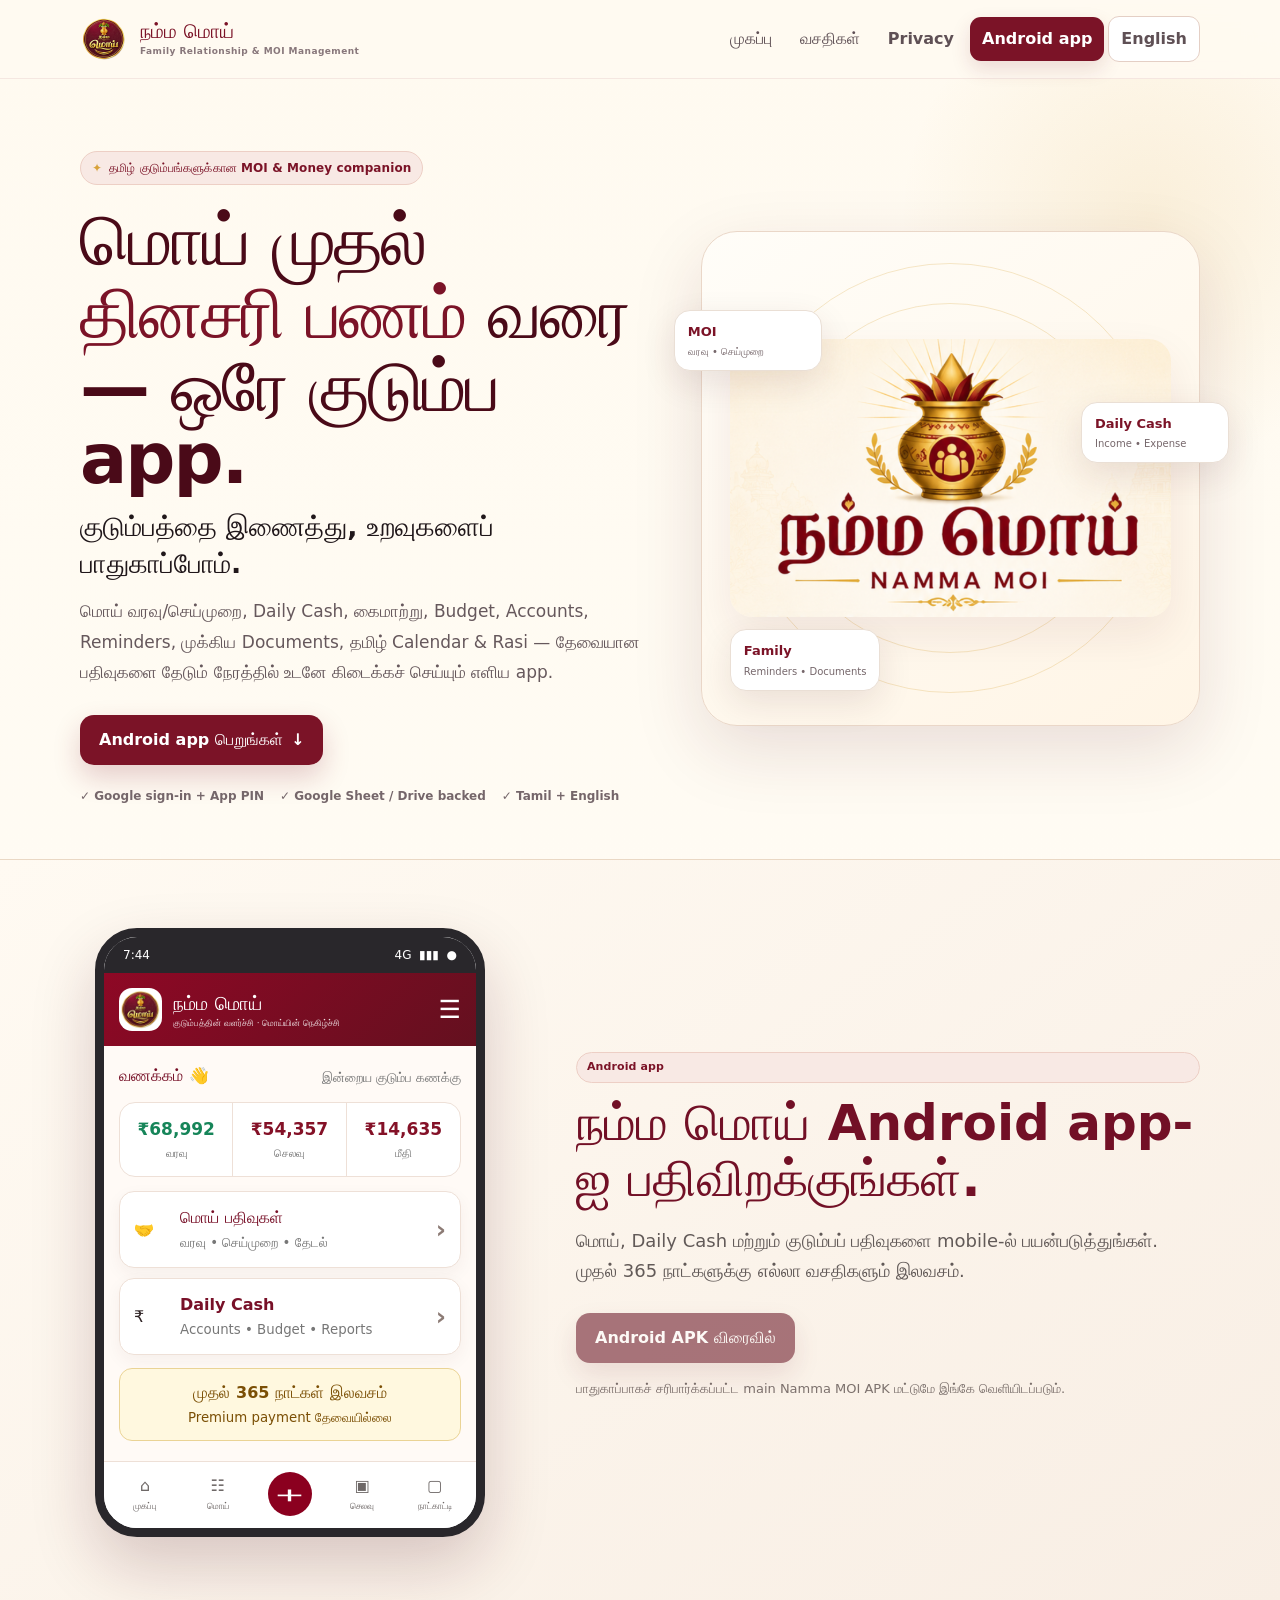
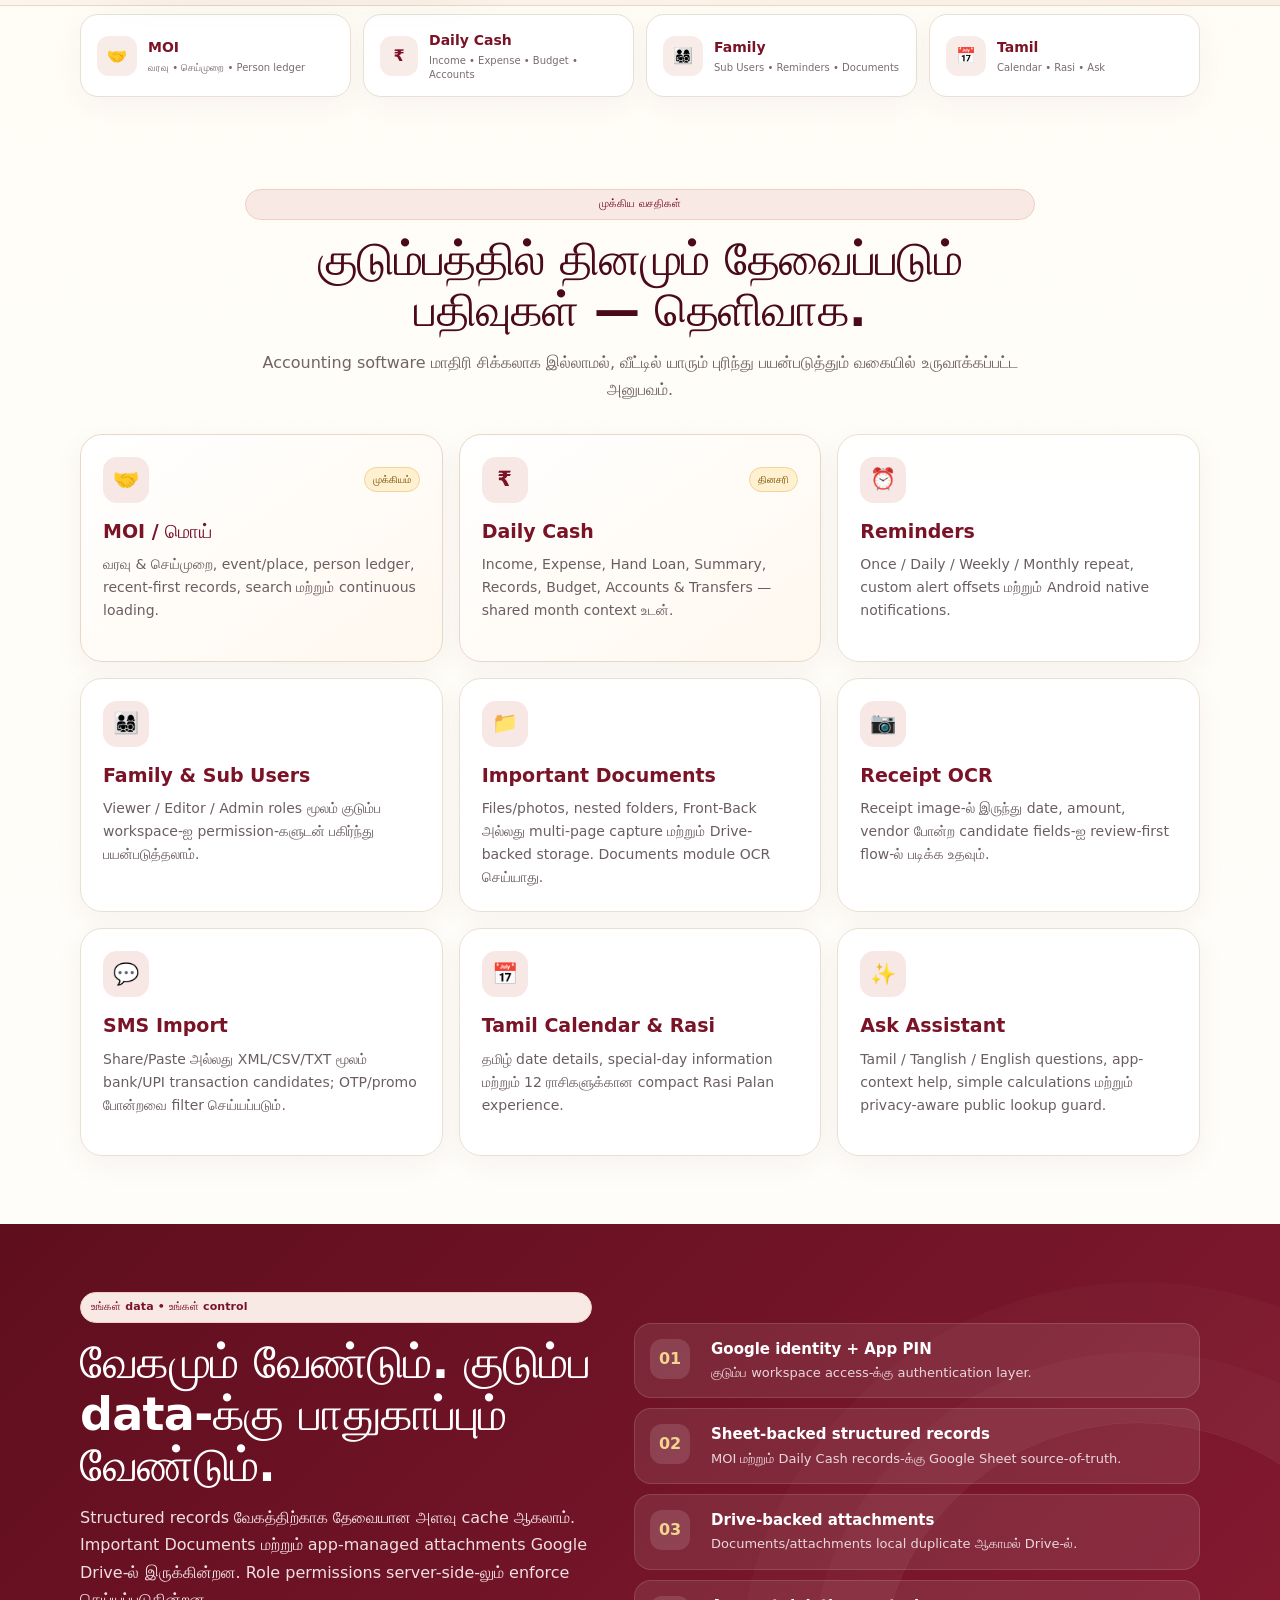
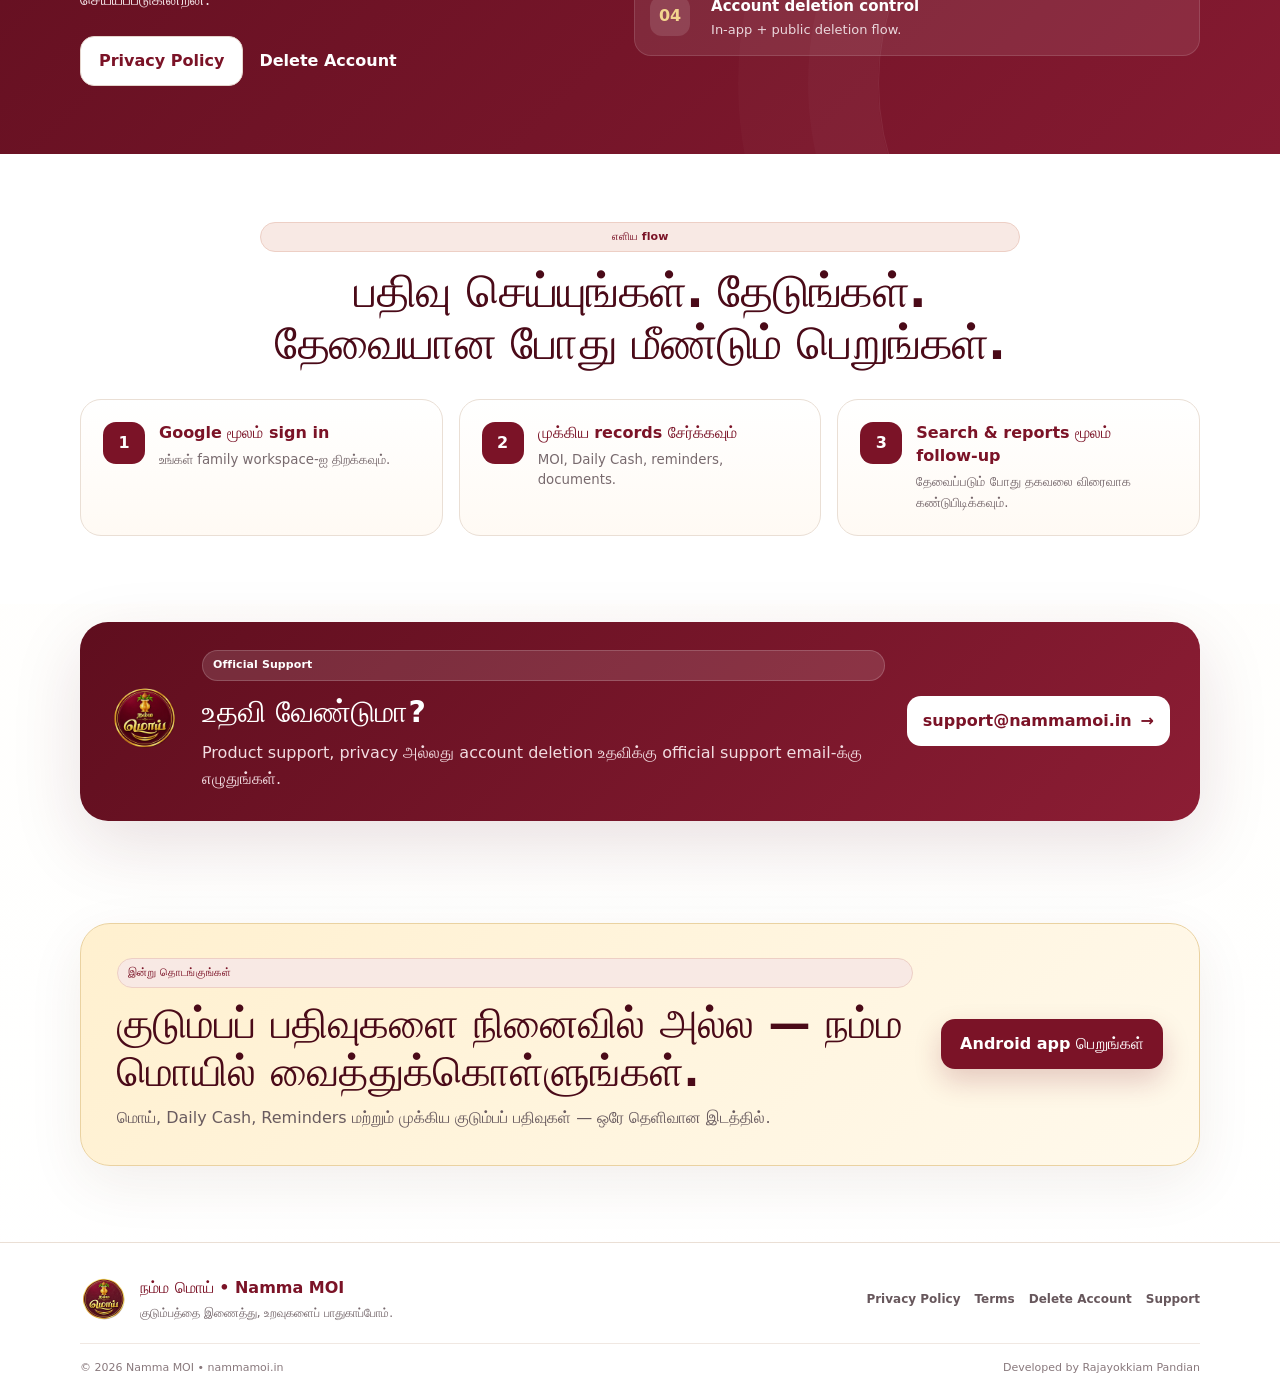
<file: index.html>
<!doctype html>
<html lang="ta" data-lang="ta">
<head>
  <meta charset="utf-8">
  <meta name="viewport" content="width=device-width,initial-scale=1,viewport-fit=cover">
  <meta name="theme-color" content="#761126">
  <title>Namma MOI | நம்ம மொய்</title>
  <meta name="description" content="Namma MOI — குடும்ப மொய், Daily Cash, reminders, documents, Tamil Calendar, Rasi Palan மற்றும் family records-ஐ ஒரே இடத்தில் நிர்வகிக்க உதவும் தமிழ்-first app.">
  <link rel="canonical" href="https://nammamoi.in/">
  <link rel="icon" href="assets/favicon-64.png">
  <link rel="apple-touch-icon" href="assets/icon-192.png">
  <link rel="manifest" href="site.webmanifest">
  <link rel="stylesheet" href="assets/site.css?v=6">
  <script defer src="assets/download-config.js?v=1"></script>
  <script defer src="assets/site.js?v=6"></script>
  <meta property="og:title" content="Namma MOI | நம்ம மொய்">
  <meta property="og:description" content="குடும்பத்தை இணைத்து, உறவுகளைப் பாதுகாப்போம்.">
  <meta property="og:type" content="website">
  <meta property="og:url" content="https://nammamoi.in/">
  <meta property="og:image" content="https://nammamoi.in/assets/nammamoi-front-logo.png">
</head>
<body>
<a class="skip" href="#main">Skip to content</a>
<header class="site-header">
  <div class="container nav">
    <a class="brand" href="/" aria-label="Namma MOI home">
      <img src="assets/icon-192.png" alt="Namma MOI">
      <span class="brand-copy"><b>நம்ம மொய்</b><small>Family Relationship & MOI Management</small></span>
    </a>
    <nav class="nav-links" aria-label="Main navigation">
      <a class="nav-home" href="#top"><span class="inline-lang ta">முகப்பு</span><span class="inline-lang en">Home</span></a>
      <a class="nav-features" href="#features"><span class="inline-lang ta">வசதிகள்</span><span class="inline-lang en">Features</span></a>
      <a class="nav-privacy" href="/privacy/">Privacy</a>
      <a class="nav-register" href="#download"><span class="inline-lang ta">Android app</span><span class="inline-lang en">Android app</span></a>
      <button class="lang-btn" data-lang-toggle type="button"><span class="lang-en">English</span><span class="lang-ta">தமிழ்</span></button>
    </nav>
  </div>
</header>

<main id="main">
  <section class="hero" id="top">
    <div class="container hero-grid">
      <div class="hero-copy">
        <span class="eyebrow"><span class="spark">✦</span><span class="ta">தமிழ் குடும்பங்களுக்கான MOI & Money companion</span><span class="en">MOI & money companion for Tamil families</span></span>
        <h1><span class="ta">மொய் முதல் <em>தினசரி பணம்</em> வரை — ஒரே குடும்ப app.</span><span class="en">From MOI to <em>daily money</em> — one family app.</span></h1>
        <p class="slogan">குடும்பத்தை இணைத்து, உறவுகளைப் பாதுகாப்போம்.</p>
        <p class="lead ta">மொய் வரவு/செய்முறை, Daily Cash, கைமாற்று, Budget, Accounts, Reminders, முக்கிய Documents, தமிழ் Calendar & Rasi — தேவையான பதிவுகளை தேடும் நேரத்தில் உடனே கிடைக்கச் செய்யும் எளிய app.</p>
        <p class="lead en">Keep MOI received/given, Daily Cash, hand loans, budgets, accounts, reminders, important documents, Tamil Calendar and Rasi in one practical family app.</p>
        <div class="cta-row">
          <a class="btn btn-primary" href="#download"><span class="inline-lang ta">Android app பெறுங்கள்</span><span class="inline-lang en">Get the Android app</span><span aria-hidden="true">↓</span></a>
        </div>
        <div class="trustline">
          <span>✓ Google sign-in + App PIN</span>
          <span>✓ Google Sheet / Drive backed</span>
          <span>✓ Tamil + English</span>
        </div>
      </div>

      <div class="hero-visual" aria-label="Namma MOI brand and app overview">
        <div class="brand-stage">
          <span class="halo halo-a"></span><span class="halo halo-b"></span>
          <img class="front-logo" src="assets/nammamoi-front-logo.png" alt="Namma MOI official logo">
          <div class="float-chip chip-1"><b>MOI</b><span>வரவு • செய்முறை</span></div>
          <div class="float-chip chip-2"><b>Daily Cash</b><span>Income • Expense</span></div>
          <div class="float-chip chip-3"><b>Family</b><span>Reminders • Documents</span></div>
        </div>
      </div>
    </div>
  </section>

  <section class="section native-wrapper-section" id="download">
    <div class="container native-wrapper-grid">
      <div class="native-phone" aria-label="Namma MOI mobile app preview">
        <div class="native-phone-bar"><span>7:44</span><span>4G&nbsp; ▮▮▮ &nbsp;●</span></div>
        <div class="native-app-head"><img src="assets/icon-192.png" alt=""><div><b>நம்ம மொய்</b><small>குடும்பத்தின் வளர்ச்சி · மொய்யின் நெகிழ்ச்சி</small></div><span>☰</span></div>
        <div class="native-app-body">
          <div class="native-greeting"><b>வணக்கம் 👋</b><small>இன்றைய குடும்ப கணக்கு</small></div>
          <div class="native-stats"><div><b>₹68,992</b><small>வரவு</small></div><div><b>₹54,357</b><small>செலவு</small></div><div><b>₹14,635</b><small>மீதி</small></div></div>
          <div class="native-card"><span>🤝</span><div><b>மொய் பதிவுகள்</b><small>வரவு • செய்முறை • தேடல்</small></div><strong>›</strong></div>
          <div class="native-card"><span>₹</span><div><b>Daily Cash</b><small>Accounts • Budget • Reports</small></div><strong>›</strong></div>
          <div class="native-free"><b>முதல் 365 நாட்கள் இலவசம்</b><small>Premium payment தேவையில்லை</small></div>
        </div>
        <div class="native-bottom"><span>⌂<small>முகப்பு</small></span><span>☷<small>மொய்</small></span><b>＋</b><span>▣<small>செலவு</small></span><span>▢<small>நாட்காட்டி</small></span></div>
      </div>

      <div class="download-copy">
        <span class="section-kicker ta">Android app</span><span class="section-kicker en">Android app</span>
        <h2 class="ta">நம்ம மொய் Android app-ஐ பதிவிறக்குங்கள்.</h2>
        <h2 class="en">Download the Namma MOI Android app.</h2>
        <p class="ta">மொய், Daily Cash மற்றும் குடும்பப் பதிவுகளை mobile-ல் பயன்படுத்துங்கள். முதல் 365 நாட்களுக்கு எல்லா வசதிகளும் இலவசம்.</p>
        <p class="en">Use MOI, Daily Cash and family records on mobile. Every feature is free for the first 365 days.</p>
        <div class="download-actions">
          <a class="btn btn-primary apk-download is-disabled" href="#" data-apk-download aria-disabled="true"><span class="ta">Android APK விரைவில்</span><span class="en">Android APK coming soon</span></a>
        </div>
        <p class="download-safety ta">பாதுகாப்பாகச் சரிபார்க்கப்பட்ட main Namma MOI APK மட்டுமே இங்கே வெளியிடப்படும்.</p>
        <p class="download-safety en">Only the verified main Namma MOI APK will be published here.</p>
      </div>
    </div>
  </section>

  <section class="value-strip" aria-label="Core value">
    <div class="container value-grid">
      <div><span class="value-icon">🤝</span><div><b>MOI</b><small class="ta">வரவு • செய்முறை • Person ledger</small><small class="en">Received • Given • Person ledger</small></div></div>
      <div><span class="value-icon">₹</span><div><b>Daily Cash</b><small class="ta">Income • Expense • Budget • Accounts</small><small class="en">Income • Expense • Budget • Accounts</small></div></div>
      <div><span class="value-icon">👨‍👩‍👧‍👦</span><div><b>Family</b><small class="ta">Sub Users • Reminders • Documents</small><small class="en">Sub Users • Reminders • Documents</small></div></div>
      <div><span class="value-icon">📅</span><div><b>Tamil</b><small class="ta">Calendar • Rasi • Ask</small><small class="en">Calendar • Rasi • Ask</small></div></div>
    </div>
  </section>

  <section class="section section-intro" id="features">
    <div class="container">
      <div class="section-head centered">
        <span class="section-kicker ta">முக்கிய வசதிகள்</span><span class="section-kicker en">Core features</span>
        <h2 class="ta">குடும்பத்தில் தினமும் தேவைப்படும் பதிவுகள் — தெளிவாக.</h2>
        <h2 class="en">Everyday family records — clear, useful and easy to find.</h2>
        <p class="ta">Accounting software மாதிரி சிக்கலாக இல்லாமல், வீட்டில் யாரும் புரிந்து பயன்படுத்தும் வகையில் உருவாக்கப்பட்ட அனுபவம்.</p>
        <p class="en">Designed for everyday family use without accountant-style complexity.</p>
      </div>

      <div class="feature-grid">
        <article class="feature-card feature-primary">
          <div class="feature-top"><span class="feature-icon">🤝</span><span class="feature-tag ta">முக்கியம்</span><span class="feature-tag en">Core</span></div>
          <h3>MOI / மொய்</h3>
          <p class="ta">வரவு & செய்முறை, event/place, person ledger, recent-first records, search மற்றும் continuous loading.</p>
          <p class="en">Received/given MOI, event/place, person ledgers, search, latest-first records and continuous loading.</p>
        </article>
        <article class="feature-card feature-primary">
          <div class="feature-top"><span class="feature-icon">₹</span><span class="feature-tag ta">தினசரி</span><span class="feature-tag en">Everyday</span></div>
          <h3>Daily Cash</h3>
          <p class="ta">Income, Expense, Hand Loan, Summary, Records, Budget, Accounts & Transfers — shared month context உடன்.</p>
          <p class="en">Income, expense, hand loans, summary, records, budgets, accounts and transfers with a shared month context.</p>
        </article>
        <article class="feature-card"><span class="feature-icon">⏰</span><h3>Reminders</h3><p class="ta">Once / Daily / Weekly / Monthly repeat, custom alert offsets மற்றும் Android native notifications.</p><p class="en">Once, daily, weekly and monthly repeats with custom alert offsets and Android native notifications.</p></article>
        <article class="feature-card"><span class="feature-icon">👨‍👩‍👧‍👦</span><h3>Family & Sub Users</h3><p class="ta">Viewer / Editor / Admin roles மூலம் குடும்ப workspace-ஐ permission-களுடன் பகிர்ந்து பயன்படுத்தலாம்.</p><p class="en">Share a family workspace using Viewer, Editor and Admin permissions.</p></article>
        <article class="feature-card"><span class="feature-icon">📁</span><h3>Important Documents</h3><p class="ta">Files/photos, nested folders, Front-Back அல்லது multi-page capture மற்றும் Drive-backed storage. Documents module OCR செய்யாது.</p><p class="en">Files/photos, nested folders, front-back or multi-page capture and Drive-backed storage. The Documents module does not OCR content.</p></article>
        <article class="feature-card"><span class="feature-icon">📷</span><h3>Receipt OCR</h3><p class="ta">Receipt image-ல் இருந்து date, amount, vendor போன்ற candidate fields-ஐ review-first flow-ல் படிக்க உதவும்.</p><p class="en">Review-first receipt OCR for candidate fields such as date, amount and vendor.</p></article>
        <article class="feature-card"><span class="feature-icon">💬</span><h3>SMS Import</h3><p class="ta">Share/Paste அல்லது XML/CSV/TXT மூலம் bank/UPI transaction candidates; OTP/promo போன்றவை filter செய்யப்படும்.</p><p class="en">User-initiated share/paste or XML/CSV/TXT import for bank/UPI transaction candidates, filtering OTP and promotional messages.</p></article>
        <article class="feature-card"><span class="feature-icon">📅</span><h3>Tamil Calendar & Rasi</h3><p class="ta">தமிழ் date details, special-day information மற்றும் 12 ராசிகளுக்கான compact Rasi Palan experience.</p><p class="en">Tamil date details, special-day information and a compact 12-sign Rasi Palan experience.</p></article>
        <article class="feature-card"><span class="feature-icon">✨</span><h3>Ask Assistant</h3><p class="ta">Tamil / Tanglish / English questions, app-context help, simple calculations மற்றும் privacy-aware public lookup guard.</p><p class="en">Tamil, Tanglish and English questions with app-context help, simple calculations and privacy-aware safeguards.</p></article>
      </div>
    </div>
  </section>

  <section class="section data-section">
    <div class="container data-grid">
      <div class="data-copy">
        <span class="section-kicker ta">உங்கள் data • உங்கள் control</span><span class="section-kicker en">Your data • your control</span>
        <h2 class="ta">வேகமும் வேண்டும். குடும்ப data-க்கு பாதுகாப்பும் வேண்டும்.</h2>
        <h2 class="en">Built for speed without giving up control of family data.</h2>
        <p class="ta">Structured records வேகத்திற்காக தேவையான அளவு cache ஆகலாம். Important Documents மற்றும் app-managed attachments Google Drive-ல் இருக்கின்றன. Role permissions server-side-லும் enforce செய்யப்படுகின்றன.</p>
        <p class="en">Structured records may be cached where needed for speed. Important Documents and app-managed attachments stay in Google Drive, while role permissions are also enforced server-side.</p>
        <div class="data-actions"><a class="btn btn-secondary" href="/privacy/">Privacy Policy</a><a class="text-link" href="/delete-account/">Delete Account</a></div>
      </div>
      <div class="data-panel">
        <div class="data-row"><span>01</span><div><b class="ta">Google identity + App PIN</b><b class="en">Google identity + App PIN</b><small class="ta">குடும்ப workspace access-க்கு authentication layer.</small><small class="en">Authentication layer for family workspace access.</small></div></div>
        <div class="data-row"><span>02</span><div><b class="ta">Sheet-backed structured records</b><b class="en">Sheet-backed structured records</b><small class="ta">MOI மற்றும் Daily Cash records-க்கு Google Sheet source-of-truth.</small><small class="en">Google Sheet source-of-truth for MOI and Daily Cash records.</small></div></div>
        <div class="data-row"><span>03</span><div><b class="ta">Drive-backed attachments</b><b class="en">Drive-backed attachments</b><small class="ta">Documents/attachments local duplicate ஆகாமல் Drive-ல்.</small><small class="en">Documents and app-managed attachments remain Drive-backed.</small></div></div>
        <div class="data-row"><span>04</span><div><b class="ta">Account deletion control</b><b class="en">Account deletion control</b><small class="ta">In-app + public deletion flow.</small><small class="en">In-app and public account-deletion flow.</small></div></div>
      </div>
    </div>
  </section>

  <section class="section flow-section">
    <div class="container">
      <div class="section-head centered compact">
        <span class="section-kicker ta">எளிய flow</span><span class="section-kicker en">Simple flow</span>
        <h2 class="ta">பதிவு செய்யுங்கள். தேடுங்கள். தேவையான போது மீண்டும் பெறுங்கள்.</h2>
        <h2 class="en">Record it. Find it. Use it when you need it.</h2>
      </div>
      <div class="steps-grid">
        <article><span>1</span><div><b class="ta">Google மூலம் sign in</b><b class="en">Sign in with Google</b><small class="ta">உங்கள் family workspace-ஐ திறக்கவும்.</small><small class="en">Open your family workspace.</small></div></article>
        <article><span>2</span><div><b class="ta">முக்கிய records சேர்க்கவும்</b><b class="en">Add the records that matter</b><small class="ta">MOI, Daily Cash, reminders, documents.</small><small class="en">MOI, Daily Cash, reminders and documents.</small></div></article>
        <article><span>3</span><div><b class="ta">Search & reports மூலம் follow-up</b><b class="en">Follow up with search & reports</b><small class="ta">தேவைப்படும் போது தகவலை விரைவாக கண்டுபிடிக்கவும்.</small><small class="en">Find the information quickly when you need it.</small></div></article>
      </div>
    </div>
  </section>

  <section class="section support-section">
    <div class="container support-card">
      <div class="support-logo"><img src="assets/icon-192.png" alt=""></div>
      <div><span class="section-kicker light ta">Official Support</span><span class="section-kicker light en">Official Support</span><h2 class="ta">உதவி வேண்டுமா?</h2><h2 class="en">Need help?</h2><p class="ta">Product support, privacy அல்லது account deletion உதவிக்கு official support email-க்கு எழுதுங்கள்.</p><p class="en">For product support, privacy or account-deletion help, contact the official Namma MOI support address.</p></div>
      <a class="support-mail" href="mailto:support@nammamoi.in">support@nammamoi.in <span>→</span></a>
    </div>
  </section>

  <section class="final-cta">
    <div class="container final-box">
      <div><span class="section-kicker ta">இன்று தொடங்குங்கள்</span><span class="section-kicker en">Start today</span><h2 class="ta">குடும்பப் பதிவுகளை நினைவில் அல்ல — நம்ம மொயில் வைத்துக்கொள்ளுங்கள்.</h2><h2 class="en">Keep family records in Namma MOI — not just in memory.</h2><p class="ta">மொய், Daily Cash, Reminders மற்றும் முக்கிய குடும்பப் பதிவுகள் — ஒரே தெளிவான இடத்தில்.</p><p class="en">MOI, Daily Cash, reminders and important family records — in one clear place.</p></div>
      <div class="cta-stack"><a class="btn btn-primary" href="#download"><span class="inline-lang ta">Android app பெறுங்கள்</span><span class="inline-lang en">Get the Android app</span></a></div>
    </div>
  </section>
</main>

<footer class="footer">
  <div class="container footer-main">
    <div class="footer-brand"><img src="assets/icon-192.png" alt=""><div><strong>நம்ம மொய் • Namma MOI</strong><p>குடும்பத்தை இணைத்து, உறவுகளைப் பாதுகாப்போம்.</p></div></div>
    <div class="footer-links"><a href="/privacy/">Privacy Policy</a><a href="/terms/">Terms</a><a href="/delete-account/">Delete Account</a><a href="mailto:support@nammamoi.in">Support</a></div>
  </div>
  <div class="container footer-bottom"><span>© <span data-year>2026</span> Namma MOI • nammamoi.in</span><span>Developed by Rajayokkiam Pandian</span></div>
</footer>
</body>
</html>
</file>
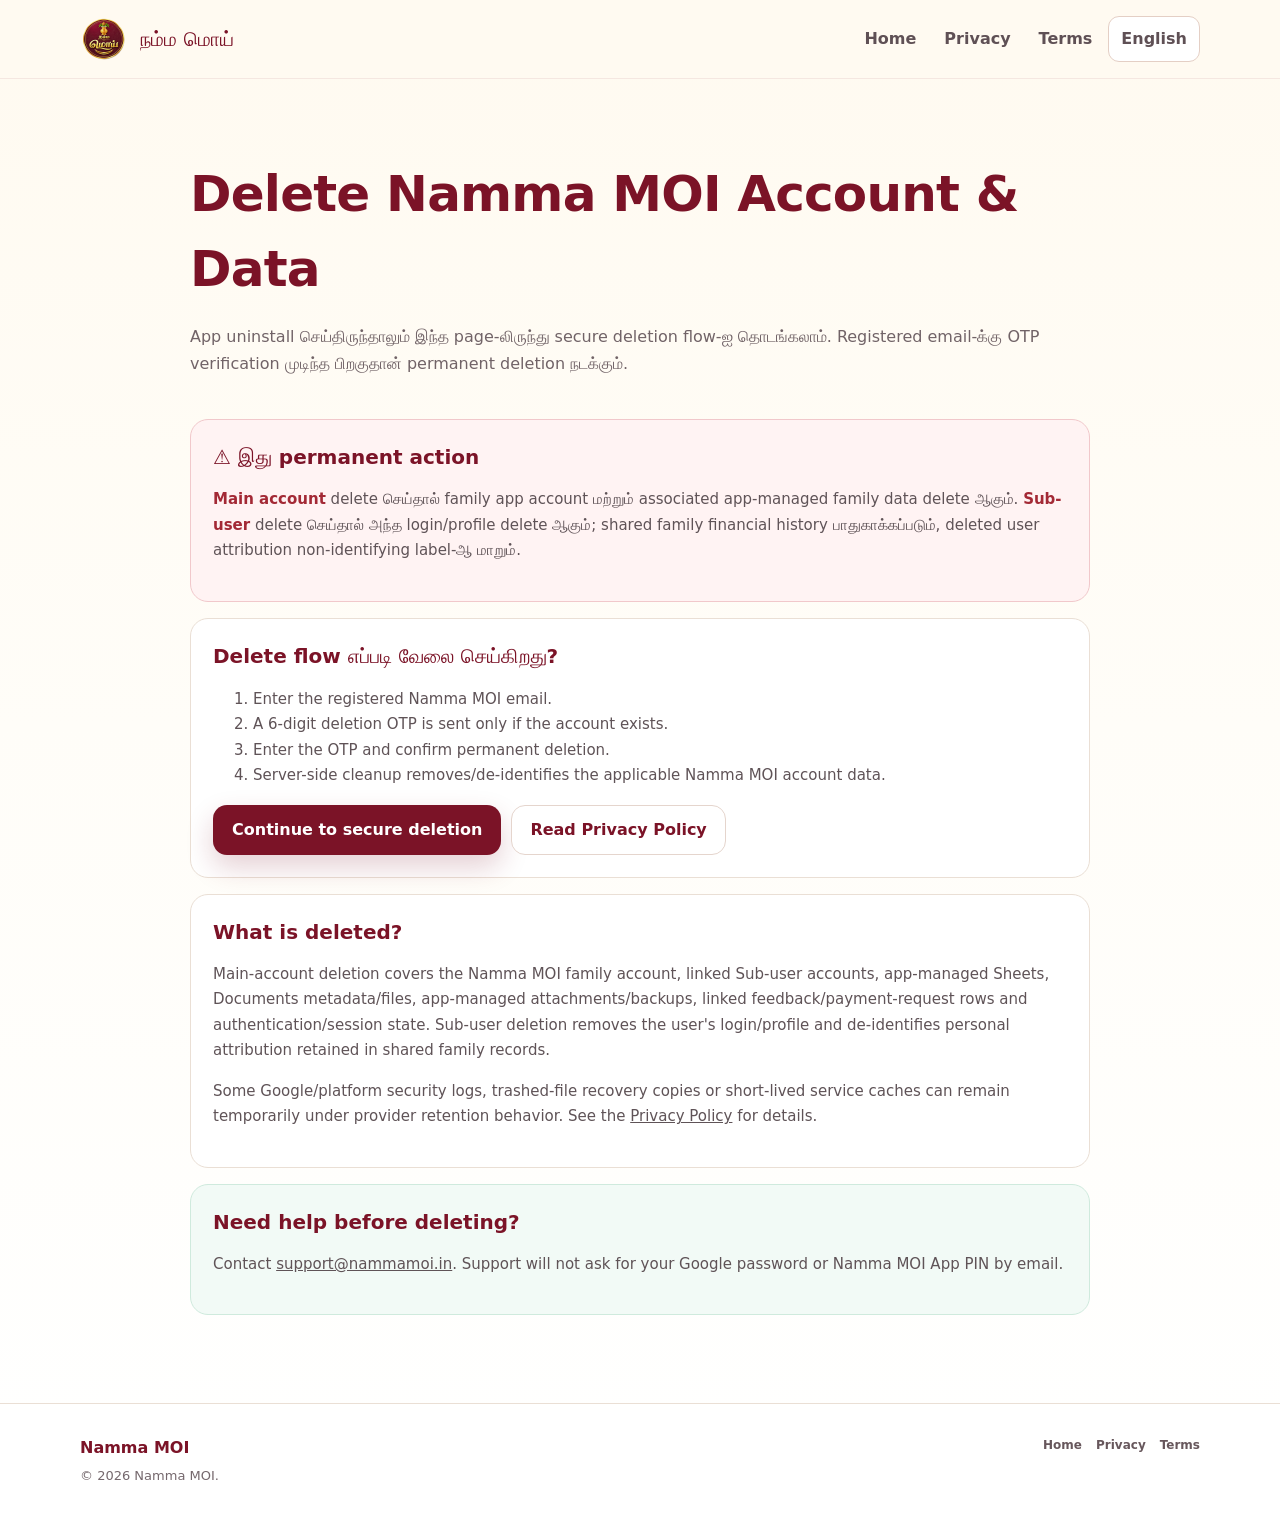
<file: delete-account/index.html>
<!doctype html><html lang="ta" data-lang="ta"><head><meta charset="utf-8"><meta name="viewport" content="width=device-width,initial-scale=1"><title>Delete Account & Data | Namma MOI</title><meta name="description" content="Request permanent deletion of your Namma MOI account and associated app-managed data."><link rel="canonical" href="https://nammamoi.in/delete-account/"><link rel="icon" href="../assets/favicon-64.png"><link rel="stylesheet" href="../assets/site.css"><script defer src="../assets/site.js"></script></head><body>
<header class="site-header"><div class="container nav"><a class="brand" href="/"><img src="../assets/icon-192.png" alt=""><span>நம்ம மொய்</span></a><nav class="nav-links"><a href="/">Home</a><a href="/privacy/">Privacy</a><a href="/terms/">Terms</a><button class="lang-btn" data-lang-toggle><span class="lang-en">English</span><span class="lang-ta">தமிழ்</span></button></nav></div></header>
<main class="legal-wrap"><div class="legal-hero"><h1>Delete Namma MOI Account & Data</h1><p class="ta">App uninstall செய்திருந்தாலும் இந்த page-லிருந்து secure deletion flow-ஐ தொடங்கலாம். Registered email-க்கு OTP verification முடிந்த பிறகுதான் permanent deletion நடக்கும்.</p><p class="en">You can start the secure deletion flow here even after uninstalling the app. Permanent deletion requires OTP verification through the registered email.</p></div>
<section class="legal-card notice"><h2 class="ta">⚠️ இது permanent action</h2><h2 class="en">⚠️ This is permanent</h2><p class="ta"><strong>Main account</strong> delete செய்தால் family app account மற்றும் associated app-managed family data delete ஆகும். <strong>Sub-user</strong> delete செய்தால் அந்த login/profile delete ஆகும்; shared family financial history பாதுகாக்கப்படும், deleted user attribution non-identifying label-ஆ மாறும்.</p><p class="en"><strong>Main-account deletion</strong> removes the family app account and associated app-managed family data. <strong>Sub-user deletion</strong> removes that login/profile while shared family financial history is retained without personal attribution.</p></section>
<section class="legal-card"><h2 class="ta">Delete flow எப்படி வேலை செய்கிறது?</h2><h2 class="en">How deletion works</h2><ol><li>Enter the registered Namma MOI email.</li><li>A 6-digit deletion OTP is sent only if the account exists.</li><li>Enter the OTP and confirm permanent deletion.</li><li>Server-side cleanup removes/de-identifies the applicable Namma MOI account data.</li></ol><div class="legal-actions"><a class="btn btn-primary" href="/delete-account/start" rel="nofollow">Continue to secure deletion</a><a class="btn btn-secondary" href="/privacy/">Read Privacy Policy</a></div></section>
<section class="legal-card"><h2>What is deleted?</h2><p>Main-account deletion covers the Namma MOI family account, linked Sub-user accounts, app-managed Sheets, Documents metadata/files, app-managed attachments/backups, linked feedback/payment-request rows and authentication/session state. Sub-user deletion removes the user's login/profile and de-identifies personal attribution retained in shared family records.</p><p>Some Google/platform security logs, trashed-file recovery copies or short-lived service caches can remain temporarily under provider retention behavior. See the <a href="/privacy/">Privacy Policy</a> for details.</p></section>
<section class="legal-card safe"><h2>Need help before deleting?</h2><p>Contact <a href="mailto:support@nammamoi.in">support@nammamoi.in</a>. Support will not ask for your Google password or Namma MOI App PIN by email.</p></section>
</main><footer class="footer"><div class="container footer-row"><div><strong>Namma MOI</strong><p>© <span data-year>2026</span> Namma MOI.</p></div><div class="footer-links"><a href="/">Home</a><a href="/privacy/">Privacy</a><a href="/terms/">Terms</a></div></div></footer></body></html>
</file>
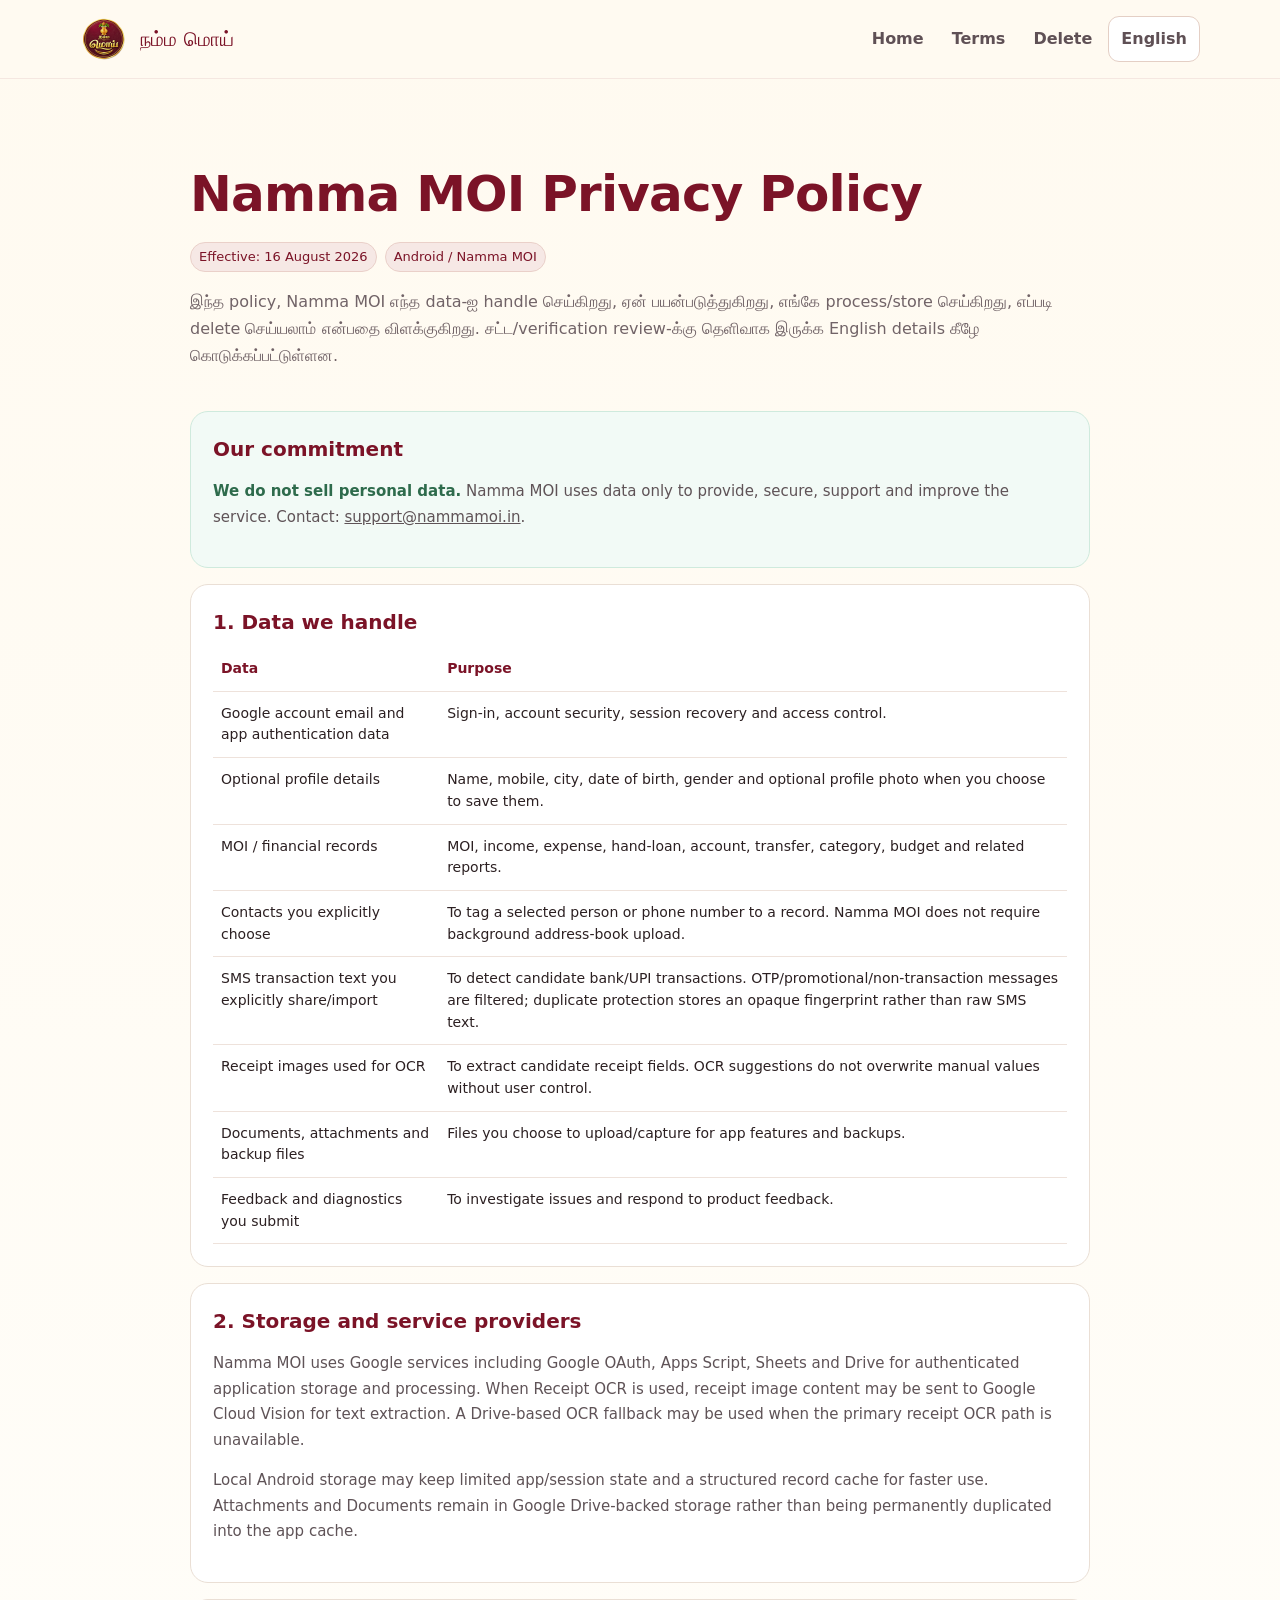
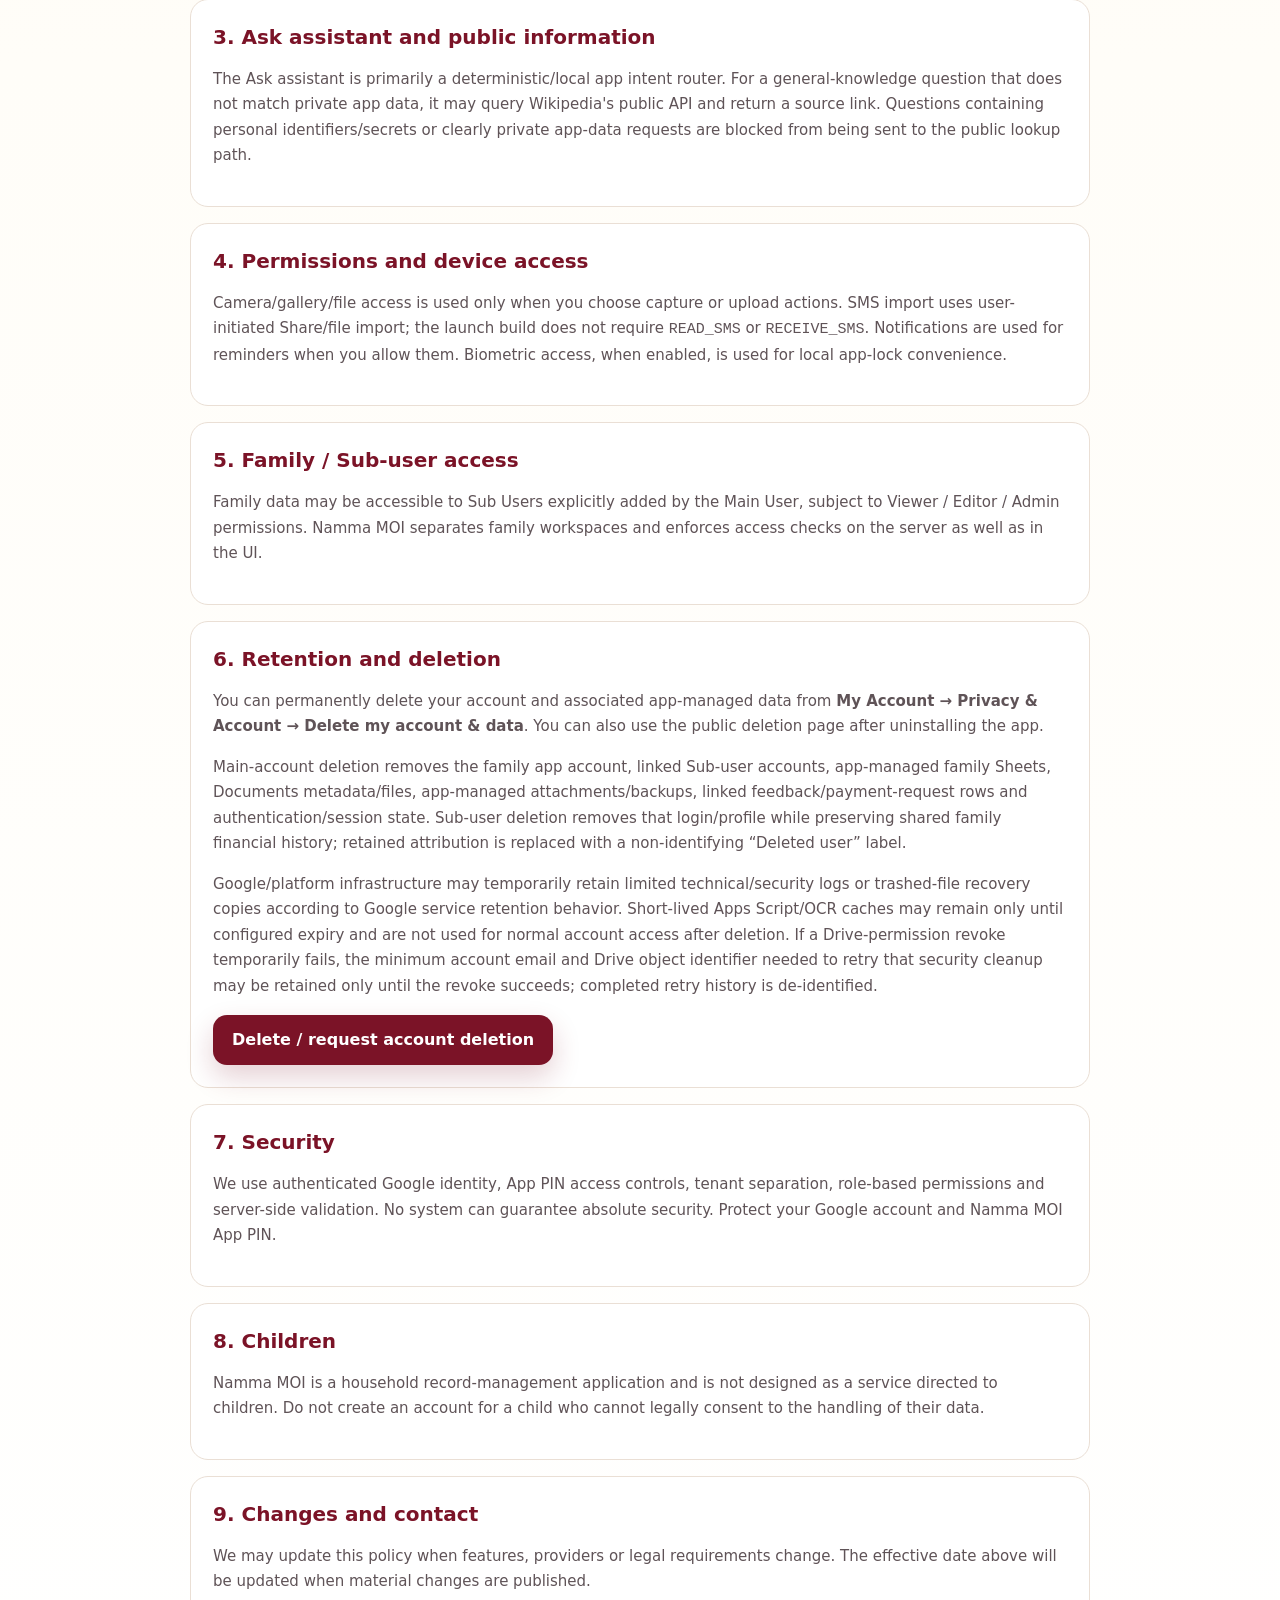
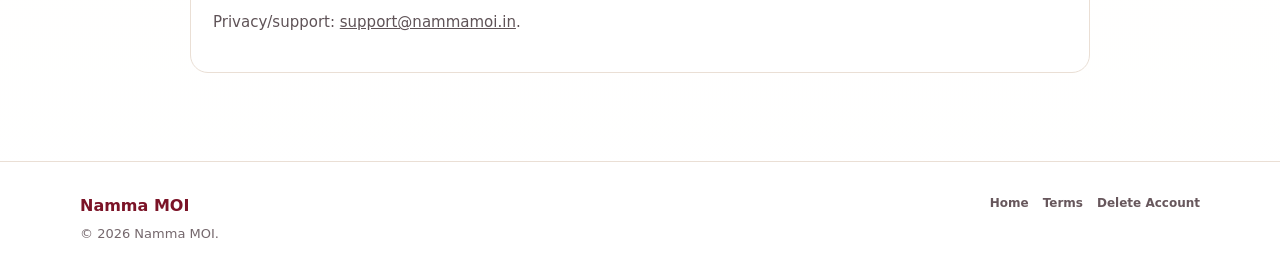
<file: privacy/index.html>
<!doctype html><html lang="ta" data-lang="ta"><head><meta charset="utf-8"><meta name="viewport" content="width=device-width,initial-scale=1"><title>Privacy Policy | Namma MOI</title><meta name="description" content="Namma MOI Privacy Policy"><link rel="canonical" href="https://nammamoi.in/privacy/"><link rel="icon" href="../assets/favicon-64.png"><link rel="stylesheet" href="../assets/site.css"><script defer src="../assets/site.js"></script></head><body>
<header class="site-header"><div class="container nav"><a class="brand" href="/"><img src="../assets/icon-192.png" alt=""><span>நம்ம மொய்</span></a><nav class="nav-links"><a href="/">Home</a><a href="/terms/">Terms</a><a href="/delete-account/">Delete</a><button class="lang-btn" data-lang-toggle><span class="lang-en">English</span><span class="lang-ta">தமிழ்</span></button></nav></div></header>
<main class="legal-wrap"><div class="legal-hero"><h1>Namma MOI Privacy Policy</h1><div class="meta"><span class="pill">Effective: 16 August 2026</span><span class="pill">Android / Namma MOI</span></div><p class="ta">இந்த policy, Namma MOI எந்த data-ஐ handle செய்கிறது, ஏன் பயன்படுத்துகிறது, எங்கே process/store செய்கிறது, எப்படி delete செய்யலாம் என்பதை விளக்குகிறது. சட்ட/verification review-க்கு தெளிவாக இருக்க English details கீழே கொடுக்கப்பட்டுள்ளன.</p><p class="en">This policy explains what Namma MOI handles, why it is used, where it is processed/stored, and how you can delete it.</p></div>
<section class="legal-card safe"><h2>Our commitment</h2><p><strong>We do not sell personal data.</strong> Namma MOI uses data only to provide, secure, support and improve the service. Contact: <a href="mailto:support@nammamoi.in">support@nammamoi.in</a>.</p></section>
<section class="legal-card"><h2>1. Data we handle</h2><table><tr><th>Data</th><th>Purpose</th></tr><tr><td>Google account email and app authentication data</td><td>Sign-in, account security, session recovery and access control.</td></tr><tr><td>Optional profile details</td><td>Name, mobile, city, date of birth, gender and optional profile photo when you choose to save them.</td></tr><tr><td>MOI / financial records</td><td>MOI, income, expense, hand-loan, account, transfer, category, budget and related reports.</td></tr><tr><td>Contacts you explicitly choose</td><td>To tag a selected person or phone number to a record. Namma MOI does not require background address-book upload.</td></tr><tr><td>SMS transaction text you explicitly share/import</td><td>To detect candidate bank/UPI transactions. OTP/promotional/non-transaction messages are filtered; duplicate protection stores an opaque fingerprint rather than raw SMS text.</td></tr><tr><td>Receipt images used for OCR</td><td>To extract candidate receipt fields. OCR suggestions do not overwrite manual values without user control.</td></tr><tr><td>Documents, attachments and backup files</td><td>Files you choose to upload/capture for app features and backups.</td></tr><tr><td>Feedback and diagnostics you submit</td><td>To investigate issues and respond to product feedback.</td></tr></table></section>
<section class="legal-card"><h2>2. Storage and service providers</h2><p>Namma MOI uses Google services including Google OAuth, Apps Script, Sheets and Drive for authenticated application storage and processing. When Receipt OCR is used, receipt image content may be sent to Google Cloud Vision for text extraction. A Drive-based OCR fallback may be used when the primary receipt OCR path is unavailable.</p><p>Local Android storage may keep limited app/session state and a structured record cache for faster use. Attachments and Documents remain in Google Drive-backed storage rather than being permanently duplicated into the app cache.</p></section>
<section class="legal-card"><h2>3. Ask assistant and public information</h2><p>The Ask assistant is primarily a deterministic/local app intent router. For a general-knowledge question that does not match private app data, it may query Wikipedia's public API and return a source link. Questions containing personal identifiers/secrets or clearly private app-data requests are blocked from being sent to the public lookup path.</p></section>
<section class="legal-card"><h2>4. Permissions and device access</h2><p>Camera/gallery/file access is used only when you choose capture or upload actions. SMS import uses user-initiated Share/file import; the launch build does not require <code>READ_SMS</code> or <code>RECEIVE_SMS</code>. Notifications are used for reminders when you allow them. Biometric access, when enabled, is used for local app-lock convenience.</p></section>
<section class="legal-card"><h2>5. Family / Sub-user access</h2><p>Family data may be accessible to Sub Users explicitly added by the Main User, subject to Viewer / Editor / Admin permissions. Namma MOI separates family workspaces and enforces access checks on the server as well as in the UI.</p></section>
<section class="legal-card"><h2>6. Retention and deletion</h2><p>You can permanently delete your account and associated app-managed data from <b>My Account → Privacy & Account → Delete my account & data</b>. You can also use the public deletion page after uninstalling the app.</p><p>Main-account deletion removes the family app account, linked Sub-user accounts, app-managed family Sheets, Documents metadata/files, app-managed attachments/backups, linked feedback/payment-request rows and authentication/session state. Sub-user deletion removes that login/profile while preserving shared family financial history; retained attribution is replaced with a non-identifying “Deleted user” label.</p><p>Google/platform infrastructure may temporarily retain limited technical/security logs or trashed-file recovery copies according to Google service retention behavior. Short-lived Apps Script/OCR caches may remain only until configured expiry and are not used for normal account access after deletion. If a Drive-permission revoke temporarily fails, the minimum account email and Drive object identifier needed to retry that security cleanup may be retained only until the revoke succeeds; completed retry history is de-identified.</p><div class="legal-actions"><a class="btn btn-primary" href="/delete-account/">Delete / request account deletion</a></div></section>
<section class="legal-card"><h2>7. Security</h2><p>We use authenticated Google identity, App PIN access controls, tenant separation, role-based permissions and server-side validation. No system can guarantee absolute security. Protect your Google account and Namma MOI App PIN.</p></section>
<section class="legal-card"><h2>8. Children</h2><p>Namma MOI is a household record-management application and is not designed as a service directed to children. Do not create an account for a child who cannot legally consent to the handling of their data.</p></section>
<section class="legal-card"><h2>9. Changes and contact</h2><p>We may update this policy when features, providers or legal requirements change. The effective date above will be updated when material changes are published.</p><p>Privacy/support: <a href="mailto:support@nammamoi.in">support@nammamoi.in</a>.</p></section>
</main><footer class="footer"><div class="container footer-row"><div><strong>Namma MOI</strong><p>© <span data-year>2026</span> Namma MOI.</p></div><div class="footer-links"><a href="/">Home</a><a href="/terms/">Terms</a><a href="/delete-account/">Delete Account</a></div></div></footer></body></html>
</file>
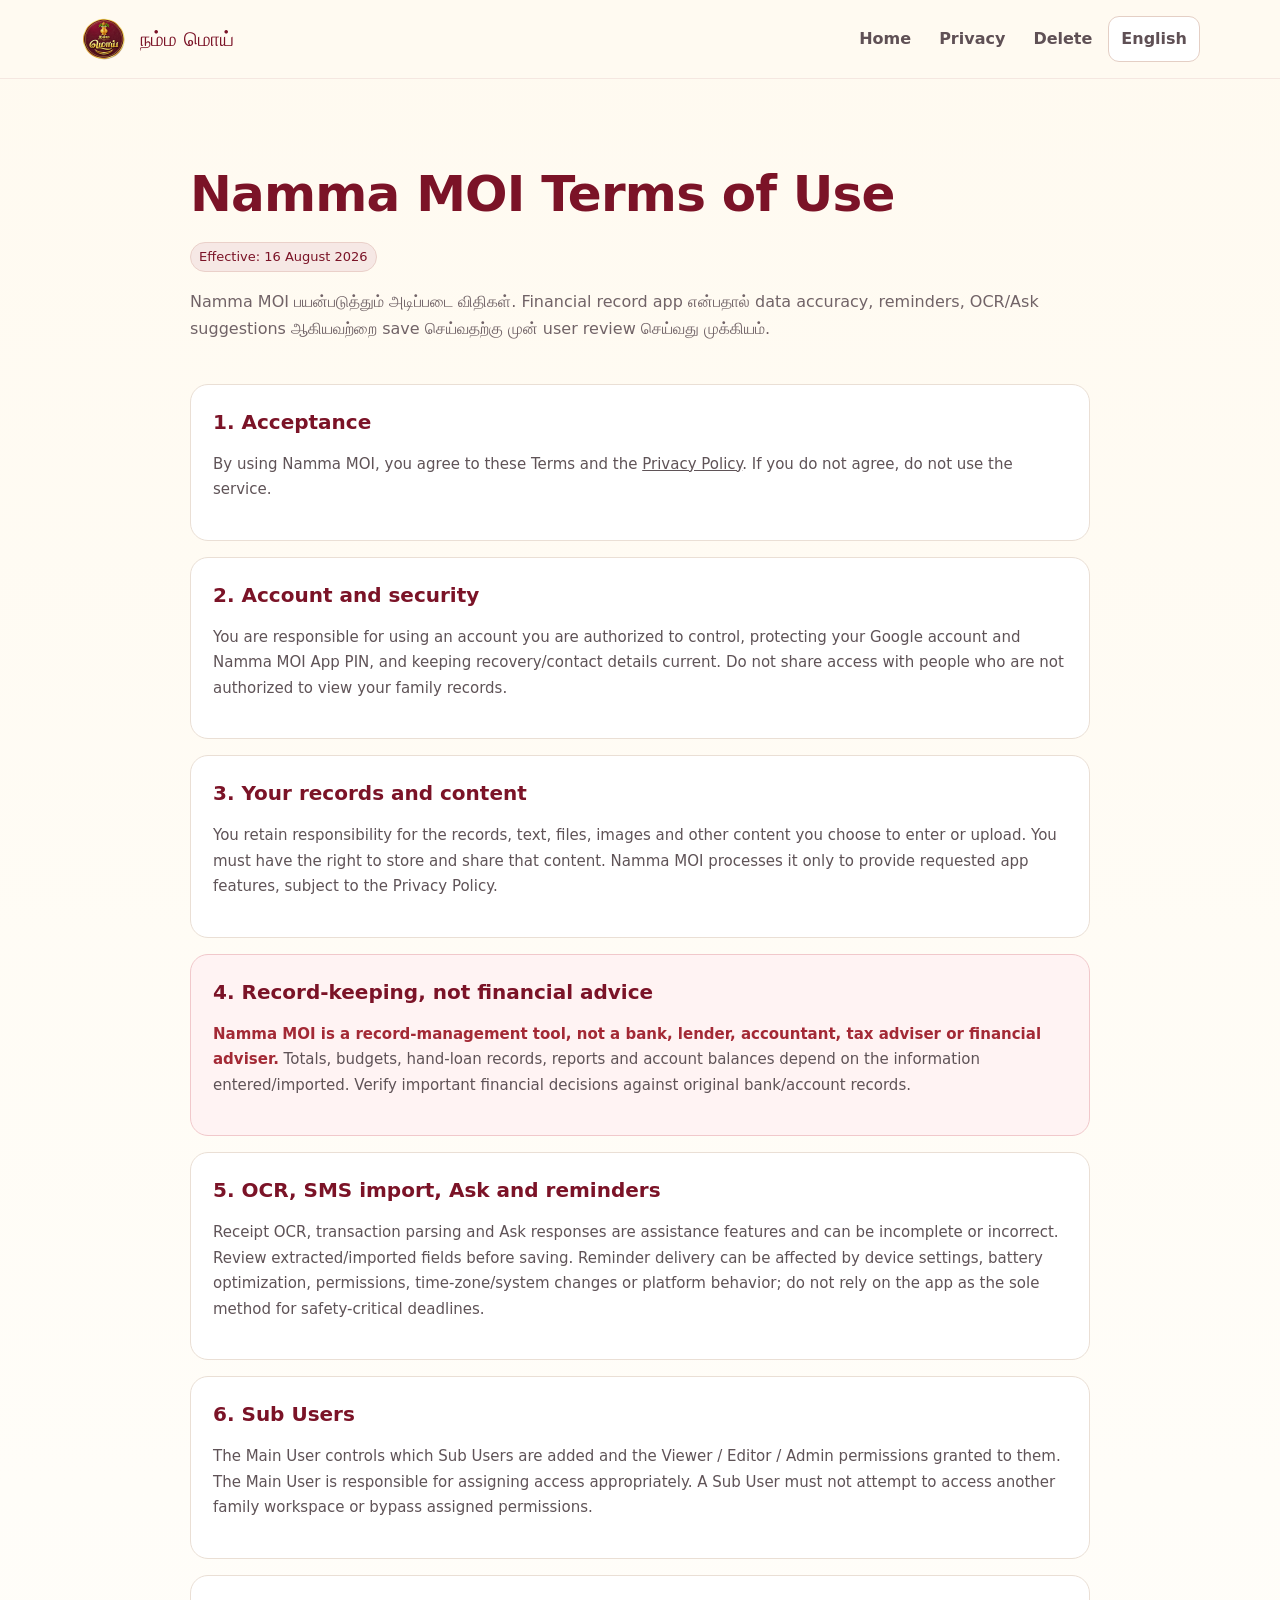
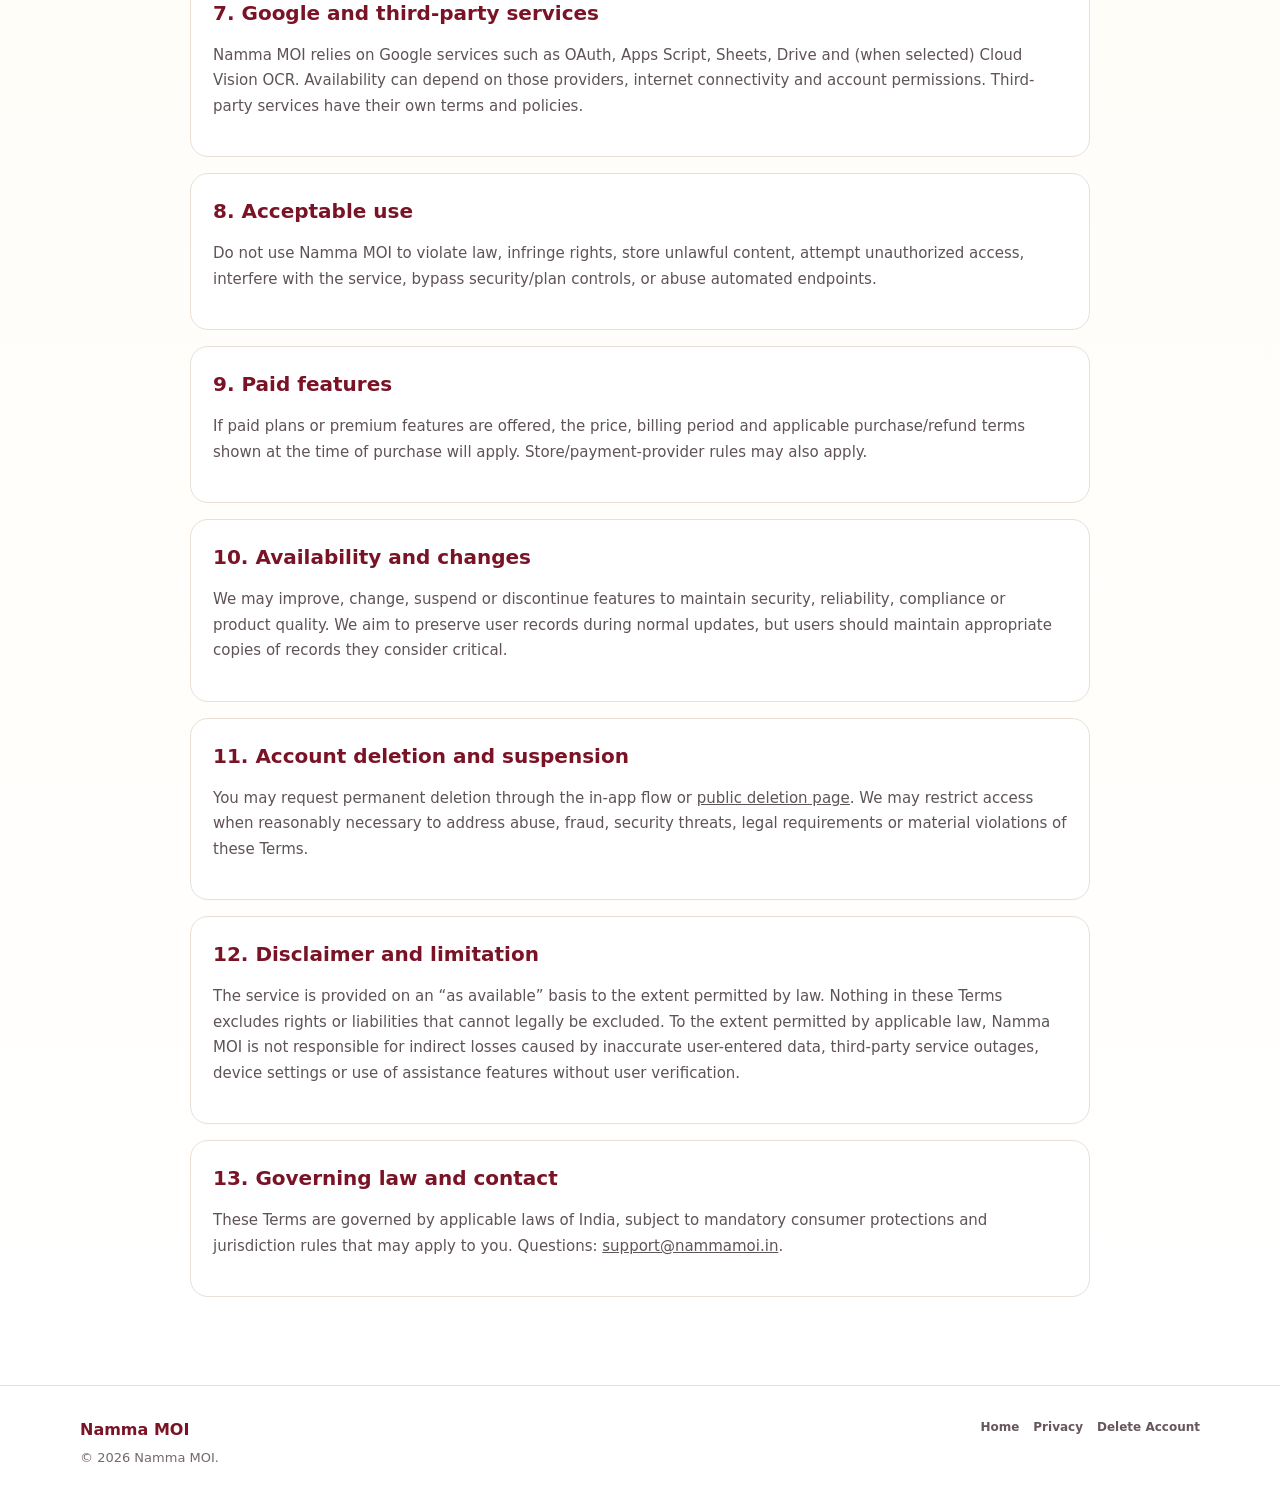
<file: terms/index.html>
<!doctype html><html lang="ta" data-lang="ta"><head><meta charset="utf-8"><meta name="viewport" content="width=device-width,initial-scale=1"><title>Terms of Use | Namma MOI</title><meta name="description" content="Namma MOI Terms of Use"><link rel="canonical" href="https://nammamoi.in/terms/"><link rel="icon" href="../assets/favicon-64.png"><link rel="stylesheet" href="../assets/site.css"><script defer src="../assets/site.js"></script></head><body>
<header class="site-header"><div class="container nav"><a class="brand" href="/"><img src="../assets/icon-192.png" alt=""><span>நம்ம மொய்</span></a><nav class="nav-links"><a href="/">Home</a><a href="/privacy/">Privacy</a><a href="/delete-account/">Delete</a><button class="lang-btn" data-lang-toggle><span class="lang-en">English</span><span class="lang-ta">தமிழ்</span></button></nav></div></header>
<main class="legal-wrap"><div class="legal-hero"><h1>Namma MOI Terms of Use</h1><div class="meta"><span class="pill">Effective: 16 August 2026</span></div><p class="ta">Namma MOI பயன்படுத்தும் அடிப்படை விதிகள். Financial record app என்பதால் data accuracy, reminders, OCR/Ask suggestions ஆகியவற்றை save செய்வதற்கு முன் user review செய்வது முக்கியம்.</p><p class="en">These terms govern your use of Namma MOI. Please review records and automated suggestions before relying on them.</p></div>
<section class="legal-card"><h2>1. Acceptance</h2><p>By using Namma MOI, you agree to these Terms and the <a href="/privacy/">Privacy Policy</a>. If you do not agree, do not use the service.</p></section>
<section class="legal-card"><h2>2. Account and security</h2><p>You are responsible for using an account you are authorized to control, protecting your Google account and Namma MOI App PIN, and keeping recovery/contact details current. Do not share access with people who are not authorized to view your family records.</p></section>
<section class="legal-card"><h2>3. Your records and content</h2><p>You retain responsibility for the records, text, files, images and other content you choose to enter or upload. You must have the right to store and share that content. Namma MOI processes it only to provide requested app features, subject to the Privacy Policy.</p></section>
<section class="legal-card notice"><h2>4. Record-keeping, not financial advice</h2><p><strong>Namma MOI is a record-management tool, not a bank, lender, accountant, tax adviser or financial adviser.</strong> Totals, budgets, hand-loan records, reports and account balances depend on the information entered/imported. Verify important financial decisions against original bank/account records.</p></section>
<section class="legal-card"><h2>5. OCR, SMS import, Ask and reminders</h2><p>Receipt OCR, transaction parsing and Ask responses are assistance features and can be incomplete or incorrect. Review extracted/imported fields before saving. Reminder delivery can be affected by device settings, battery optimization, permissions, time-zone/system changes or platform behavior; do not rely on the app as the sole method for safety-critical deadlines.</p></section>
<section class="legal-card"><h2>6. Sub Users</h2><p>The Main User controls which Sub Users are added and the Viewer / Editor / Admin permissions granted to them. The Main User is responsible for assigning access appropriately. A Sub User must not attempt to access another family workspace or bypass assigned permissions.</p></section>
<section class="legal-card"><h2>7. Google and third-party services</h2><p>Namma MOI relies on Google services such as OAuth, Apps Script, Sheets, Drive and (when selected) Cloud Vision OCR. Availability can depend on those providers, internet connectivity and account permissions. Third-party services have their own terms and policies.</p></section>
<section class="legal-card"><h2>8. Acceptable use</h2><p>Do not use Namma MOI to violate law, infringe rights, store unlawful content, attempt unauthorized access, interfere with the service, bypass security/plan controls, or abuse automated endpoints.</p></section>
<section class="legal-card"><h2>9. Paid features</h2><p>If paid plans or premium features are offered, the price, billing period and applicable purchase/refund terms shown at the time of purchase will apply. Store/payment-provider rules may also apply.</p></section>
<section class="legal-card"><h2>10. Availability and changes</h2><p>We may improve, change, suspend or discontinue features to maintain security, reliability, compliance or product quality. We aim to preserve user records during normal updates, but users should maintain appropriate copies of records they consider critical.</p></section>
<section class="legal-card"><h2>11. Account deletion and suspension</h2><p>You may request permanent deletion through the in-app flow or <a href="/delete-account/">public deletion page</a>. We may restrict access when reasonably necessary to address abuse, fraud, security threats, legal requirements or material violations of these Terms.</p></section>
<section class="legal-card"><h2>12. Disclaimer and limitation</h2><p>The service is provided on an “as available” basis to the extent permitted by law. Nothing in these Terms excludes rights or liabilities that cannot legally be excluded. To the extent permitted by applicable law, Namma MOI is not responsible for indirect losses caused by inaccurate user-entered data, third-party service outages, device settings or use of assistance features without user verification.</p></section>
<section class="legal-card"><h2>13. Governing law and contact</h2><p>These Terms are governed by applicable laws of India, subject to mandatory consumer protections and jurisdiction rules that may apply to you. Questions: <a href="mailto:support@nammamoi.in">support@nammamoi.in</a>.</p></section>
</main><footer class="footer"><div class="container footer-row"><div><strong>Namma MOI</strong><p>© <span data-year>2026</span> Namma MOI.</p></div><div class="footer-links"><a href="/">Home</a><a href="/privacy/">Privacy</a><a href="/delete-account/">Delete Account</a></div></div></footer></body></html>
</file>
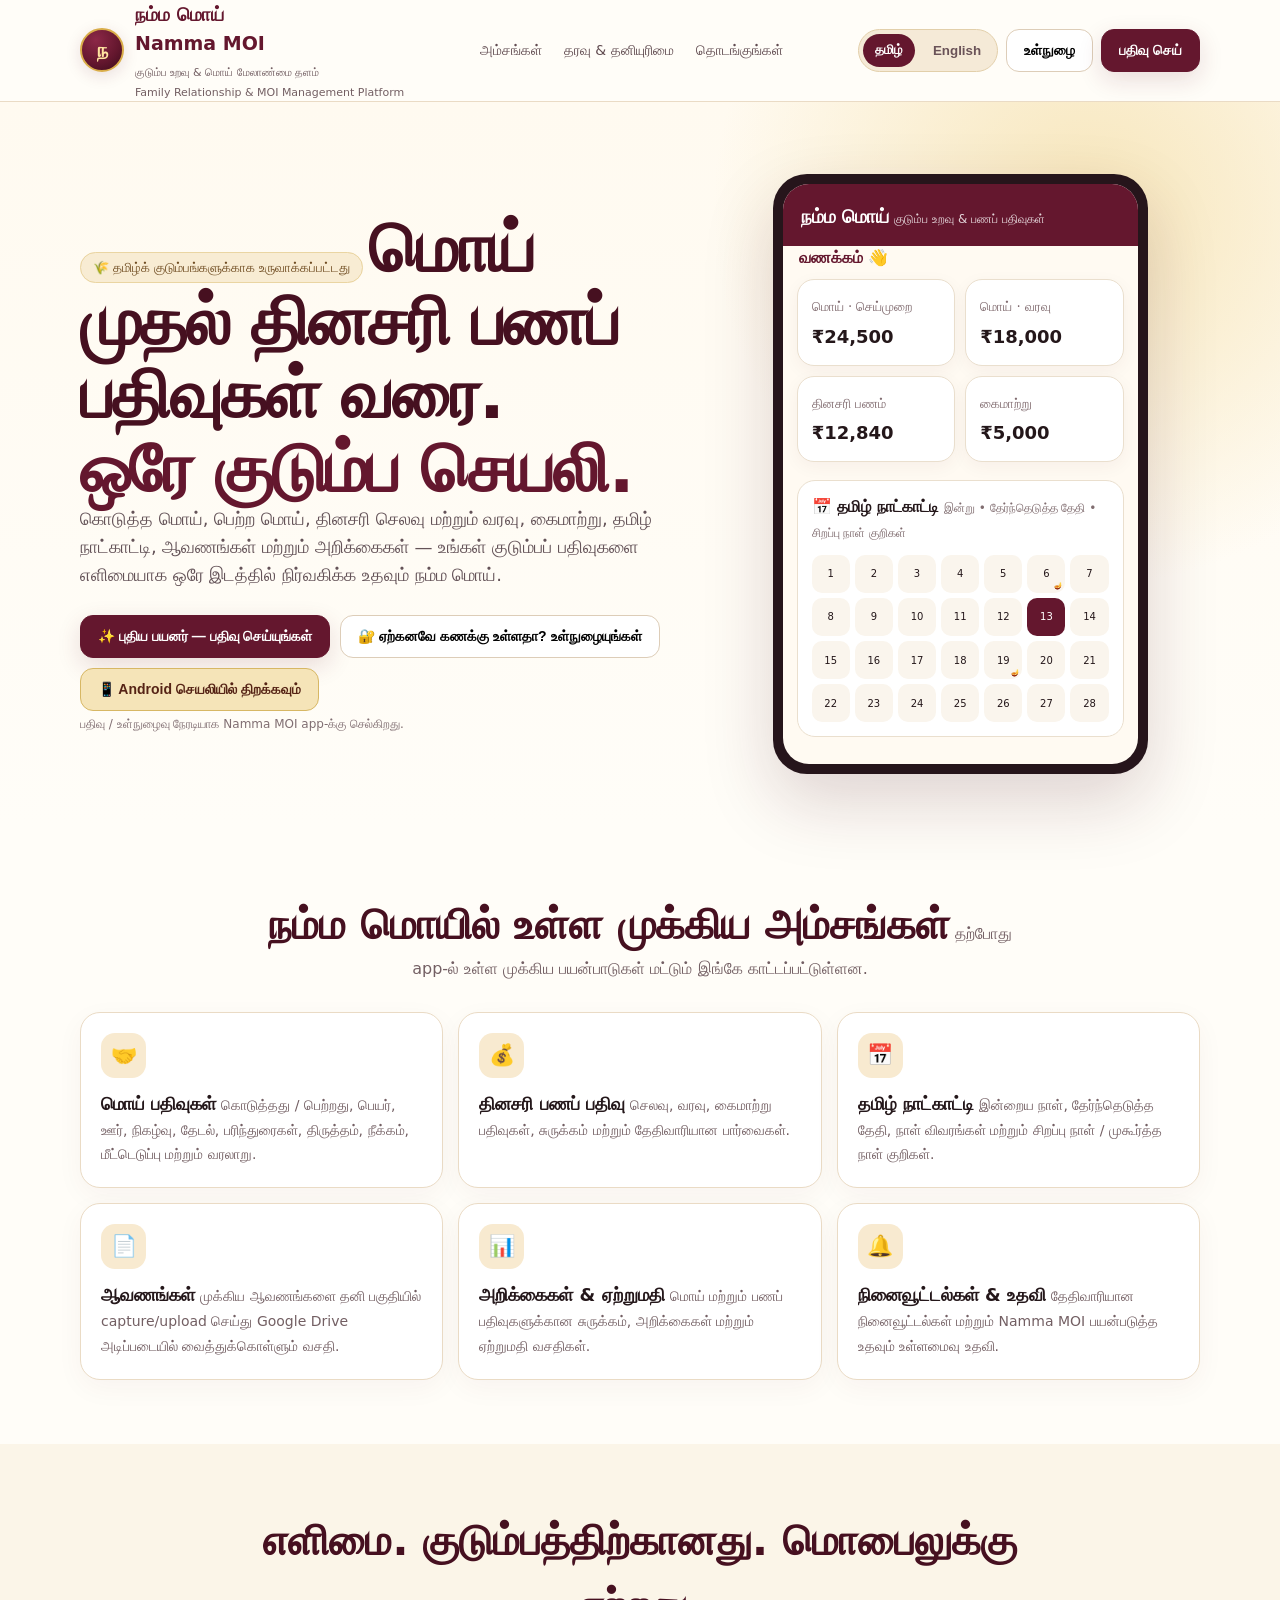
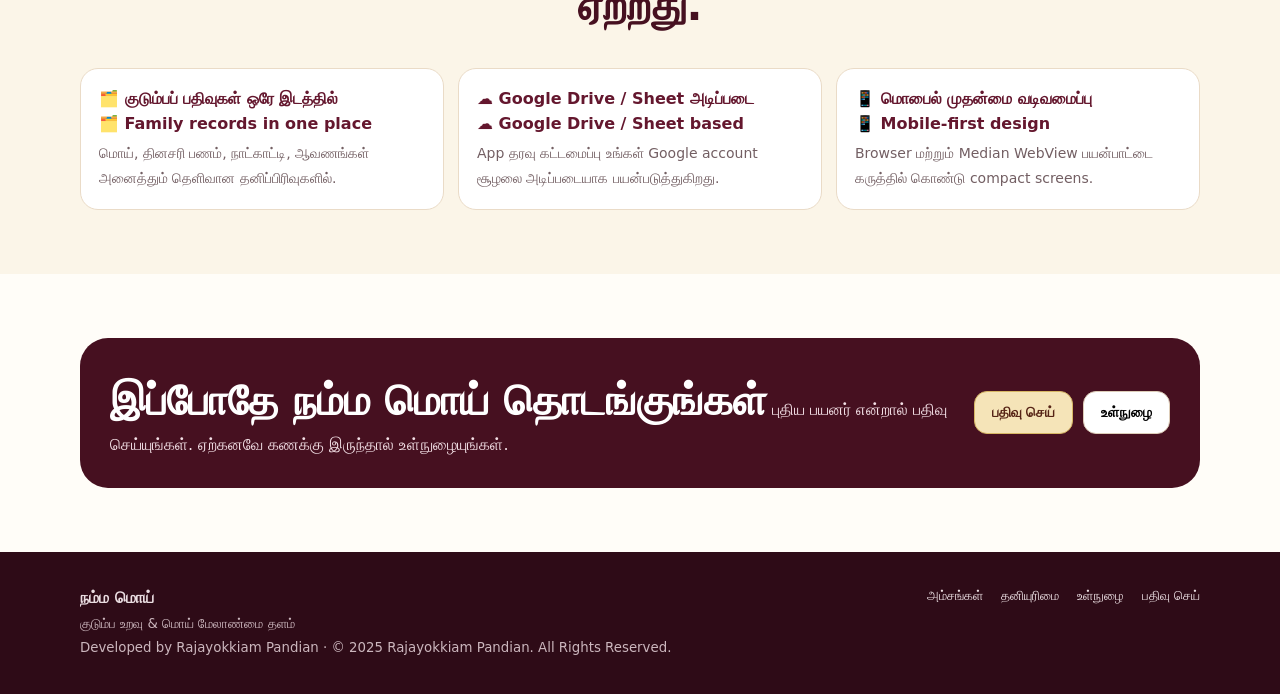
<file: index(2).html>
<!doctype html>
<html lang="ta">
<head>
<meta charset="utf-8">
<meta name="viewport" content="width=device-width,initial-scale=1,viewport-fit=cover">
<meta name="theme-color" content="#5f142b">
<title>Namma MOI — Family Relationship & MOI Management Platform</title>
<meta name="description" content="குடும்ப மொய் பதிவுகள், Daily Cash, கைமாற்று, தமிழ் Calendar, Documents, Reports — ஒரே இடத்தில்.">
<style>
:root{--maroon:#64172e;--maroon2:#461020;--gold:#c99b35;--cream:#fffaf0;--ink:#24171a;--muted:#735f63;--line:#eadbc5;--ok:#2f7b58}
*{box-sizing:border-box}html{scroll-behavior:smooth}body{margin:0;font-family:system-ui,-apple-system,"Noto Sans Tamil","Segoe UI",sans-serif;color:var(--ink);background:#fffdf8;line-height:1.55}
a{color:inherit;text-decoration:none}.wrap{width:min(1120px,92vw);margin:auto}
.top{position:sticky;top:0;z-index:20;background:rgba(255,253,248,.94);backdrop-filter:blur(12px);border-bottom:1px solid var(--line)}
.nav{min-height:72px;display:flex;align-items:center;justify-content:space-between;gap:18px}.brand{display:flex;align-items:center;gap:11px}
.logo{width:44px;height:44px;border-radius:50%;display:grid;place-items:center;background:radial-gradient(circle at 35% 25%,#8c2847,#64172e 58%,#3b0b1c);border:2px solid #d9ad4a;color:#ffe5a1;font-weight:900;font-size:20px;box-shadow:0 4px 16px #64172e22}
.brand b{display:block;color:var(--maroon);font-size:19px}.brand small{display:block;color:var(--muted);font-size:11px}
.navlinks{display:flex;gap:22px;color:#604b50;font-size:14px}.nav-actions{display:flex;gap:8px}
.btn{border:1px solid #ddcdb8;background:#fff;border-radius:13px;padding:12px 17px;font-weight:750;cursor:pointer;font-size:14px;display:inline-flex;align-items:center;justify-content:center;gap:8px}
.btn.primary{background:var(--maroon);color:#fff;border-color:var(--maroon);box-shadow:0 8px 24px #64172e24}.btn.gold{background:#f5e4b8;border-color:#d7b764;color:#552315}
.hero{padding:72px 0 54px;background:radial-gradient(circle at 85% 15%,#f7e6bb 0,transparent 30%),linear-gradient(180deg,#fffaf0,#fffdf8)}
.hero-grid{display:grid;grid-template-columns:1.1fr .9fr;gap:54px;align-items:center}.eyebrow{display:inline-flex;background:#f8ecd3;border:1px solid #ead5a2;border-radius:999px;padding:7px 12px;font-size:13px;color:#704d22}
h1{font-size:clamp(38px,5.5vw,68px);line-height:1.08;margin:18px 0 16px;letter-spacing:-1.7px;color:var(--maroon2)}h1 span{color:var(--maroon)}.lead{font-size:18px;color:#645358;max-width:690px}
.ctas{display:flex;gap:10px;flex-wrap:wrap;margin-top:26px}.micro{margin-top:13px;color:#806e72;font-size:12px}
.phone{max-width:375px;margin:auto;background:#26151b;border-radius:34px;padding:10px;box-shadow:0 28px 70px #4213212d}.screen{background:#fffaf2;border-radius:26px;overflow:hidden;min-height:580px}
.ph{background:var(--maroon);color:#fff;padding:18px 18px 15px}.ph strong{font-size:19px}.welcome{padding:16px 16px 8px;font-weight:800;color:var(--maroon)}
.tiles{display:grid;grid-template-columns:1fr 1fr;gap:10px;padding:8px 14px}.tile{background:white;border:1px solid #eadfce;border-radius:17px;padding:14px;box-shadow:0 5px 18px #5b1a2a0c}.tile small{color:#826d71}.tile b{display:block;margin-top:4px;font-size:18px}
.today{margin:10px 14px;background:#fff;border:1px solid #eadfce;border-radius:18px;padding:14px}.cal{display:grid;grid-template-columns:repeat(7,1fr);gap:5px;margin-top:10px}.d{aspect-ratio:1;border-radius:10px;background:#faf5ed;display:grid;place-items:center;font-size:10px;position:relative}.d.sel{background:var(--maroon);color:white}.d.mu:after{content:"🪔";position:absolute;font-size:7px;right:2px;bottom:1px}
section{padding:64px 0}.section-head{text-align:center;max-width:760px;margin:0 auto 30px}h2{font-size:clamp(28px,4vw,42px);margin:0 0 10px;color:var(--maroon2)}.section-head p{color:var(--muted);margin:0}
.grid{display:grid;grid-template-columns:repeat(3,1fr);gap:15px}.card{background:white;border:1px solid var(--line);border-radius:20px;padding:20px;box-shadow:0 8px 28px #5c1a2b0b}.ico{width:45px;height:45px;border-radius:14px;background:#f8ead0;display:grid;place-items:center;font-size:21px;margin-bottom:12px}.card h3{margin:0 0 7px;font-size:18px}.card p{margin:0;color:var(--muted);font-size:14px}
.band{background:var(--maroon2);color:white;border-radius:28px;padding:30px;display:grid;grid-template-columns:1fr auto;gap:24px;align-items:center}.band h2{color:#fff;margin:0 0 8px}.band p{margin:0;color:#f2dfe5}
.trust{background:#fbf5e8}.trust-grid{display:grid;grid-template-columns:repeat(3,1fr);gap:14px}.trustitem{background:white;border:1px solid #eadbc7;border-radius:18px;padding:18px}.trustitem b{display:block;color:var(--maroon);margin-bottom:5px}.trustitem span{color:var(--muted);font-size:14px}
footer{background:#2e0b17;color:#eadde1;padding:34px 0}.foot{display:flex;justify-content:space-between;gap:25px;align-items:flex-start}.foot small{color:#cbb6bd}.footlinks{display:flex;gap:18px;flex-wrap:wrap;font-size:13px}
@media(max-width:800px){.navlinks{display:none}.hero{padding-top:42px}.hero-grid{grid-template-columns:1fr;gap:34px}.phone{max-width:350px}.grid,.trust-grid{grid-template-columns:1fr 1fr}.band{grid-template-columns:1fr}}
@media(max-width:540px){.brand small{display:none}.nav-actions .desktop-only{display:none}.grid,.trust-grid{grid-template-columns:1fr}.ctas{display:grid;grid-template-columns:1fr}.btn{width:100%}h1{font-size:41px}.foot{flex-direction:column}}

.lang-switch{display:flex;gap:6px;padding:4px;background:#f5ead7;border:1px solid #e2cfaa;border-radius:999px}
.lang-switch button{border:0;background:transparent;padding:8px 12px;border-radius:999px;font-weight:800;cursor:pointer;color:#6a5358}
.lang-switch button.active{background:var(--maroon);color:white}
[data-lang-block]{display:none}
html[data-lang="ta"] [data-lang-block="ta"],html[data-lang="en"] [data-lang-block="en"]{display:initial}
html[data-lang="ta"] .block[data-lang-block="ta"],html[data-lang="en"] .block[data-lang-block="en"]{display:block}
html[data-lang="ta"] .flex[data-lang-block="ta"],html[data-lang="en"] .flex[data-lang-block="en"]{display:flex}
@media(max-width:540px){.lang-switch button{padding:7px 10px}}
</style>
</head>
<body>
<script>
const GAS_APP_URL = "https://script.google.com/macros/s/AKfycbxX7zRaTEZV57zBmDjuQEYfUCJ6TN60LxP5b-mNTjOgguCeodMs4FgND477DsiuKoXk/exec";
const REGISTER_URL = GAS_APP_URL + "?entry=register";
const LOGIN_URL = GAS_APP_URL + "?entry=login";
const MEDIAN_APP_URL = "";

function setLang(lang){
  const finalLang = lang === "en" ? "en" : "ta";
  document.documentElement.setAttribute("data-lang", finalLang);
  document.documentElement.setAttribute("lang", finalLang);
  localStorage.setItem("nammamoi_landing_lang", finalLang);
  document.querySelectorAll(".lang-switch button").forEach(btn => {
    btn.classList.toggle("active", btn.dataset.lang === finalLang);
  });
  document.title = finalLang === "ta"
    ? "நம்ம மொய் — குடும்ப உறவு & மொய் மேலாண்மை"
    : "Namma MOI — Family Relationship & MOI Management Platform";
}

function goRegister(){ location.href = REGISTER_URL; }
function goLogin(){ location.href = LOGIN_URL; }
function openMedian(){
  if(MEDIAN_APP_URL) location.href = MEDIAN_APP_URL;
  else {
    const lang = document.documentElement.getAttribute("data-lang") || "ta";
    alert(lang === "ta"
      ? "Median App link இன்னும் configure செய்யப்படவில்லை. Browser Login திறக்கப்படுகிறது."
      : "The Median App link is not configured yet. Opening browser login.");
    location.href = LOGIN_URL;
  }
}
document.addEventListener("DOMContentLoaded", () => {
  setLang(localStorage.getItem("nammamoi_landing_lang") || "ta");
});
</script>

<header class="top">
  <div class="wrap nav">
    <a class="brand" href="#home">
      <div class="logo">ந</div>
      <span>
        <b data-lang-block="ta">நம்ம மொய்</b>
        <b data-lang-block="en">Namma MOI</b>
        <small data-lang-block="ta">குடும்ப உறவு & மொய் மேலாண்மை தளம்</small>
        <small data-lang-block="en">Family Relationship & MOI Management Platform</small>
      </span>
    </a>

    <nav class="navlinks">
      <a href="#features" data-lang-block="ta">அம்சங்கள்</a>
      <a href="#features" data-lang-block="en">Features</a>
      <a href="#privacy" data-lang-block="ta">தரவு & தனியுரிமை</a>
      <a href="#privacy" data-lang-block="en">Data & Privacy</a>
      <a href="#start" data-lang-block="ta">தொடங்குங்கள்</a>
      <a href="#start" data-lang-block="en">Get Started</a>
    </nav>

    <div class="nav-actions">
      <div class="lang-switch" aria-label="Language selection">
        <button type="button" data-lang="ta" onclick="setLang('ta')">தமிழ்</button>
        <button type="button" data-lang="en" onclick="setLang('en')">English</button>
      </div>
      <button class="btn desktop-only" onclick="goLogin()">
        <span data-lang-block="ta">உள்நுழை</span><span data-lang-block="en">Login</span>
      </button>
      <button class="btn primary" onclick="goRegister()">
        <span data-lang-block="ta">பதிவு செய்</span><span data-lang-block="en">Register</span>
      </button>
    </div>
  </div>
</header>

<main id="home">
<section class="hero">
<div class="wrap hero-grid">
  <div>
    <div class="eyebrow" data-lang-block="ta">🌾 தமிழ்க் குடும்பங்களுக்காக உருவாக்கப்பட்டது</div>
    <div class="eyebrow" data-lang-block="en">🌾 Built for Tamil families</div>

    <h1 data-lang-block="ta">மொய் முதல் தினசரி பணப் பதிவுகள் வரை.<br><span>ஒரே குடும்ப செயலி.</span></h1>
    <h1 data-lang-block="en">From MOI to daily money records.<br><span>One family app.</span></h1>

    <p class="lead" data-lang-block="ta">
      கொடுத்த மொய், பெற்ற மொய், தினசரி செலவு மற்றும் வரவு, கைமாற்று, தமிழ் நாட்காட்டி,
      ஆவணங்கள் மற்றும் அறிக்கைகள் — உங்கள் குடும்பப் பதிவுகளை எளிமையாக ஒரே இடத்தில் நிர்வகிக்க உதவும் நம்ம மொய்.
    </p>
    <p class="lead" data-lang-block="en">
      Manage MOI given and received, daily expenses and income, hand loans, Tamil Calendar,
      documents and reports in one simple family-focused app.
    </p>

    <div class="ctas">
      <button class="btn primary" onclick="goRegister()">
        <span data-lang-block="ta">✨ புதிய பயனர் — பதிவு செய்யுங்கள்</span>
        <span data-lang-block="en">✨ New user — Register</span>
      </button>
      <button class="btn" onclick="goLogin()">
        <span data-lang-block="ta">🔐 ஏற்கனவே கணக்கு உள்ளதா? உள்நுழையுங்கள்</span>
        <span data-lang-block="en">🔐 Already have an account? Login</span>
      </button>
      <button class="btn gold" onclick="openMedian()">
        <span data-lang-block="ta">📱 Android செயலியில் திறக்கவும்</span>
        <span data-lang-block="en">📱 Open in Android App</span>
      </button>
    </div>
    <div class="micro" data-lang-block="ta">பதிவு / உள்நுழைவு நேரடியாக Namma MOI app-க்கு செல்கிறது.</div>
    <div class="micro" data-lang-block="en">Register and Login go directly to the Namma MOI app.</div>
  </div>

  <div class="phone" aria-label="Namma MOI app preview">
    <div class="screen">
      <div class="ph">
        <strong data-lang-block="ta">நம்ம மொய்</strong>
        <strong data-lang-block="en">Namma MOI</strong>
        <div style="font-size:12px;opacity:.82" data-lang-block="ta">குடும்ப உறவு & பணப் பதிவுகள்</div>
        <div style="font-size:12px;opacity:.82" data-lang-block="en">Family relationships & money records</div>
      </div>
      <div class="welcome" data-lang-block="ta">வணக்கம் 👋</div>
      <div class="welcome" data-lang-block="en">Welcome 👋</div>
      <div class="tiles">
        <div class="tile"><small data-lang-block="ta">மொய் · செய்முறை</small><small data-lang-block="en">MOI · Given</small><b>₹24,500</b></div>
        <div class="tile"><small data-lang-block="ta">மொய் · வரவு</small><small data-lang-block="en">MOI · Received</small><b>₹18,000</b></div>
        <div class="tile"><small data-lang-block="ta">தினசரி பணம்</small><small data-lang-block="en">Daily Cash</small><b>₹12,840</b></div>
        <div class="tile"><small data-lang-block="ta">கைமாற்று</small><small data-lang-block="en">Hand Loan</small><b>₹5,000</b></div>
      </div>
      <div class="today">
        <b data-lang-block="ta">📅 தமிழ் நாட்காட்டி</b>
        <b data-lang-block="en">📅 Tamil Calendar</b>
        <div style="color:#806d70;font-size:12px;margin-top:3px" data-lang-block="ta">இன்று • தேர்ந்தெடுத்த தேதி • சிறப்பு நாள் குறிகள்</div>
        <div style="color:#806d70;font-size:12px;margin-top:3px" data-lang-block="en">Today • selected date • special-day markers</div>
        <div class="cal"><div class="d">1</div><div class="d">2</div><div class="d">3</div><div class="d">4</div><div class="d">5</div><div class="d mu">6</div><div class="d">7</div><div class="d">8</div><div class="d">9</div><div class="d">10</div><div class="d">11</div><div class="d">12</div><div class="d sel">13</div><div class="d">14</div><div class="d">15</div><div class="d">16</div><div class="d">17</div><div class="d">18</div><div class="d mu">19</div><div class="d">20</div><div class="d">21</div><div class="d">22</div><div class="d">23</div><div class="d">24</div><div class="d">25</div><div class="d">26</div><div class="d">27</div><div class="d">28</div></div>
      </div>
    </div>
  </div>
</div>
</section>

<section id="features">
<div class="wrap">
  <div class="section-head">
    <h2 data-lang-block="ta">நம்ம மொயில் உள்ள முக்கிய அம்சங்கள்</h2>
    <h2 data-lang-block="en">Core features in Namma MOI</h2>
    <p data-lang-block="ta">தற்போது app-ல் உள்ள முக்கிய பயன்பாடுகள் மட்டும் இங்கே காட்டப்பட்டுள்ளன.</p>
    <p data-lang-block="en">Only the core features currently present in the app are highlighted here.</p>
  </div>
  <div class="grid">
    <article class="card">
      <div class="ico">🤝</div>
      <h3 data-lang-block="ta">மொய் பதிவுகள்</h3><h3 data-lang-block="en">MOI Records</h3>
      <p data-lang-block="ta">கொடுத்தது / பெற்றது, பெயர், ஊர், நிகழ்வு, தேடல், பரிந்துரைகள், திருத்தம், நீக்கம், மீட்டெடுப்பு மற்றும் வரலாறு.</p>
      <p data-lang-block="en">Given/received MOI, name, village, event, search, suggestions, edit, delete, restore and history.</p>
    </article>
    <article class="card">
      <div class="ico">💰</div>
      <h3 data-lang-block="ta">தினசரி பணப் பதிவு</h3><h3 data-lang-block="en">Daily Cash</h3>
      <p data-lang-block="ta">செலவு, வரவு, கைமாற்று பதிவுகள், சுருக்கம் மற்றும் தேதிவாரியான பார்வைகள்.</p>
      <p data-lang-block="en">Expense, income, hand-loan entries, summaries and date-based views.</p>
    </article>
    <article class="card">
      <div class="ico">📅</div>
      <h3 data-lang-block="ta">தமிழ் நாட்காட்டி</h3><h3 data-lang-block="en">Tamil Calendar</h3>
      <p data-lang-block="ta">இன்றைய நாள், தேர்ந்தெடுத்த தேதி, நாள் விவரங்கள் மற்றும் சிறப்பு நாள் / முகூர்த்த நாள் குறிகள்.</p>
      <p data-lang-block="en">Today, selected date, day details and compact special-day/Muhurtham markers.</p>
    </article>
    <article class="card">
      <div class="ico">📄</div>
      <h3 data-lang-block="ta">ஆவணங்கள்</h3><h3 data-lang-block="en">Documents</h3>
      <p data-lang-block="ta">முக்கிய ஆவணங்களை தனி பகுதியில் capture/upload செய்து Google Drive அடிப்படையில் வைத்துக்கொள்ளும் வசதி.</p>
      <p data-lang-block="en">Capture or upload important documents in a separate Google Drive-based module.</p>
    </article>
    <article class="card">
      <div class="ico">📊</div>
      <h3 data-lang-block="ta">அறிக்கைகள் & ஏற்றுமதி</h3><h3 data-lang-block="en">Reports & Export</h3>
      <p data-lang-block="ta">மொய் மற்றும் பணப் பதிவுகளுக்கான சுருக்கம், அறிக்கைகள் மற்றும் ஏற்றுமதி வசதிகள்.</p>
      <p data-lang-block="en">Summary, reporting and export flows for MOI and money records.</p>
    </article>
    <article class="card">
      <div class="ico">🔔</div>
      <h3 data-lang-block="ta">நினைவூட்டல்கள் & உதவி</h3><h3 data-lang-block="en">Reminders & Help</h3>
      <p data-lang-block="ta">தேதிவாரியான நினைவூட்டல்கள் மற்றும் Namma MOI பயன்படுத்த உதவும் உள்ளமைவு உதவி.</p>
      <p data-lang-block="en">Date-based reminders and built-in help for using Namma MOI.</p>
    </article>
  </div>
</div>
</section>

<section class="trust" id="privacy">
<div class="wrap">
  <div class="section-head">
    <h2 data-lang-block="ta">எளிமை. குடும்பத்திற்கானது. மொபைலுக்கு ஏற்றது.</h2>
    <h2 data-lang-block="en">Simple. Family-focused. Mobile-first.</h2>
  </div>
  <div class="trust-grid">
    <div class="trustitem">
      <b data-lang-block="ta">🗂️ குடும்பப் பதிவுகள் ஒரே இடத்தில்</b><b data-lang-block="en">🗂️ Family records in one place</b>
      <span data-lang-block="ta">மொய், தினசரி பணம், நாட்காட்டி, ஆவணங்கள் அனைத்தும் தெளிவான தனிப்பிரிவுகளில்.</span>
      <span data-lang-block="en">MOI, Daily Cash, Calendar and Documents are organized into clear modules.</span>
    </div>
    <div class="trustitem">
      <b data-lang-block="ta">☁️ Google Drive / Sheet அடிப்படை</b><b data-lang-block="en">☁️ Google Drive / Sheet based</b>
      <span data-lang-block="ta">App தரவு கட்டமைப்பு உங்கள் Google account சூழலை அடிப்படையாக பயன்படுத்துகிறது.</span>
      <span data-lang-block="en">The app data architecture is built around your Google account ecosystem.</span>
    </div>
    <div class="trustitem">
      <b data-lang-block="ta">📱 மொபைல் முதன்மை வடிவமைப்பு</b><b data-lang-block="en">📱 Mobile-first design</b>
      <span data-lang-block="ta">Browser மற்றும் Median WebView பயன்பாட்டை கருத்தில் கொண்டு compact screens.</span>
      <span data-lang-block="en">Compact screens designed for browser and Median WebView usage.</span>
    </div>
  </div>
</div>
</section>

<section id="start">
<div class="wrap">
  <div class="band">
    <div>
      <h2 data-lang-block="ta">இப்போதே நம்ம மொய் தொடங்குங்கள்</h2>
      <h2 data-lang-block="en">Start using Namma MOI</h2>
      <p data-lang-block="ta">புதிய பயனர் என்றால் பதிவு செய்யுங்கள். ஏற்கனவே கணக்கு இருந்தால் உள்நுழையுங்கள்.</p>
      <p data-lang-block="en">Register if you are a new user, or login if you already have an account.</p>
    </div>
    <div class="ctas" style="margin:0">
      <button class="btn gold" onclick="goRegister()"><span data-lang-block="ta">பதிவு செய்</span><span data-lang-block="en">Register</span></button>
      <button class="btn" onclick="goLogin()"><span data-lang-block="ta">உள்நுழை</span><span data-lang-block="en">Login</span></button>
    </div>
  </div>
</div>
</section>
</main>

<footer>
<div class="wrap foot">
  <div>
    <b data-lang-block="ta">நம்ம மொய்</b><b data-lang-block="en">Namma MOI</b><br>
    <small data-lang-block="ta">குடும்ப உறவு & மொய் மேலாண்மை தளம்<br>Developed by Rajayokkiam Pandian · © 2025 Rajayokkiam Pandian. All Rights Reserved.</small>
    <small data-lang-block="en">Family Relationship & MOI Management Platform<br>Developed by Rajayokkiam Pandian · © 2025 Rajayokkiam Pandian. All Rights Reserved.</small>
  </div>
  <div class="footlinks">
    <a href="#features" data-lang-block="ta">அம்சங்கள்</a><a href="#features" data-lang-block="en">Features</a>
    <a href="#privacy" data-lang-block="ta">தனியுரிமை</a><a href="#privacy" data-lang-block="en">Privacy</a>
    <a href="#" onclick="goLogin();return false"><span data-lang-block="ta">உள்நுழை</span><span data-lang-block="en">Login</span></a>
    <a href="#" onclick="goRegister();return false"><span data-lang-block="ta">பதிவு செய்</span><span data-lang-block="en">Register</span></a>
  </div>
</div>
</footer>
</body>
</html>
</file>
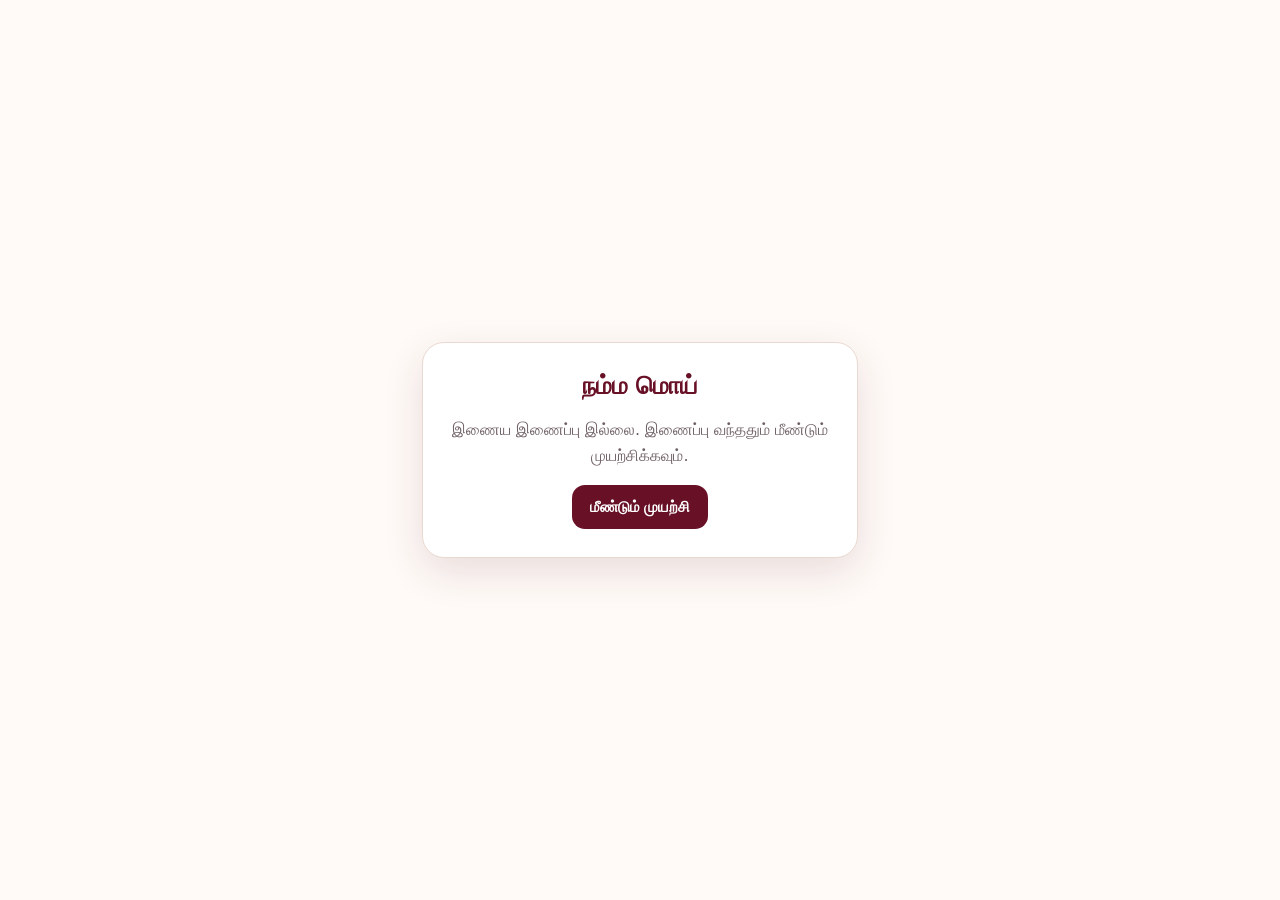
<file: web_frontend/offline.html>
<!doctype html>
<html lang="ta">
<head>
<meta charset="utf-8">
<meta name="viewport" content="width=device-width,initial-scale=1,viewport-fit=cover">
<meta name="theme-color" content="#681126">
<title>Namma MOI — Offline</title>
<style>
html,body{height:100%;margin:0;font-family:system-ui,-apple-system,Segoe UI,sans-serif;background:#fffaf7;color:#3d1620}
main{min-height:100%;display:grid;place-items:center;padding:24px;box-sizing:border-box}
.card{width:min(390px,100%);background:#fff;border:1px solid #ead9d0;border-radius:22px;padding:28px 22px;text-align:center;box-shadow:0 14px 40px rgba(70,15,30,.12)}
h1{color:#681126;margin:0 0 8px;font-size:25px}p{line-height:1.6;color:#6f6064}
button{border:0;border-radius:13px;background:#681126;color:#fff;padding:13px 18px;font-weight:800;font-size:15px}
</style>
</head>
<body><main><section class="card"><h1>நம்ம மொய்</h1><p>இணைய இணைப்பு இல்லை. இணைப்பு வந்ததும் மீண்டும் முயற்சிக்கவும்.</p><button onclick="location.reload()">மீண்டும் முயற்சி</button></section></main></body>
</html>
</file>
<file: assets/site.css>
:root{
  --maroon:#7b1327;--maroon-dark:#5f0e1e;--maroon-deep:#4a0a18;--gold:#d8a23a;--gold-soft:#f2d58e;
  --cream:#fffaf1;--paper:#fffdf8;--ink:#2c2022;--muted:#716367;--line:#eadfd5;--soft:#f8eee8;
  --ok:#2e6b4c;--danger:#a32935;--shadow:0 24px 70px rgba(87,24,38,.13);--radius:24px;
  font-family:system-ui,-apple-system,"Noto Sans Tamil","Nirmala UI",Segoe UI,Arial,sans-serif;font-synthesis:none;
}
*{box-sizing:border-box}html{scroll-behavior:smooth}body{margin:0;background:linear-gradient(180deg,#fffaf0 0,#fffdf8 48%,#fff 100%);color:var(--ink);overflow-x:hidden}a{color:inherit}.container{width:min(1120px,calc(100% - 36px));margin:auto}.skip{position:absolute;left:-9999px}.skip:focus{left:12px;top:12px;z-index:99;background:#fff;padding:10px 14px;border-radius:10px}
.site-header{position:sticky;top:0;z-index:30;background:rgba(255,250,241,.9);backdrop-filter:blur(16px);border-bottom:1px solid rgba(123,19,39,.08)}
.nav{height:78px;display:flex;align-items:center;gap:20px}.brand{display:flex;align-items:center;gap:12px;text-decoration:none;color:var(--maroon);min-width:max-content}.brand img{width:48px;height:48px;object-fit:contain}.brand-copy{display:flex;flex-direction:column;line-height:1.05}.brand-copy b{font-size:20px}.brand-copy small{font-size:9px;letter-spacing:.45px;color:#88777b;margin-top:5px;font-weight:700}.nav-links{margin-left:auto;display:flex;align-items:center;gap:4px}.nav-links a,.lang-btn{border:0;background:transparent;text-decoration:none;padding:10px 12px;border-radius:11px;font:inherit;font-weight:750;color:#5f5055;cursor:pointer}.nav-links a:hover,.lang-btn:hover{background:#f6e8e1;color:var(--maroon)}.nav-login{border:1px solid #e5d5cd!important;background:#fff!important;color:var(--maroon)!important}.nav-register{background:var(--maroon)!important;color:#fff!important;box-shadow:0 8px 20px rgba(123,19,39,.14)}.lang-btn{border:1px solid #e4cfc5;background:#fff}
.hero{padding:72px 0 54px;position:relative}.hero:before{content:"";position:absolute;width:520px;height:520px;border-radius:50%;background:radial-gradient(circle,rgba(217,162,58,.13),rgba(217,162,58,0) 68%);right:-130px;top:-120px;pointer-events:none}.hero-grid{display:grid;grid-template-columns:1.06fr .94fr;gap:58px;align-items:center}.hero-copy{position:relative;z-index:2}.eyebrow,.section-kicker{display:inline-flex;align-items:center;gap:7px;padding:7px 11px;border-radius:999px;background:#f8e9e4;border:1px solid #edcfc5;color:var(--maroon);font-weight:850;font-size:12px;letter-spacing:.1px}.spark{color:var(--gold)}.hero h1{font-size:clamp(42px,5.6vw,70px);line-height:1.04;letter-spacing:-1.9px;margin:20px 0 12px;color:var(--maroon-deep);max-width:720px}.hero h1 em{font-style:normal;color:var(--maroon)}.slogan{font-size:clamp(20px,2.1vw,28px);font-weight:900;line-height:1.38;margin:0 0 14px;color:#20171a}.lead{font-size:17px;line-height:1.78;color:#66585c;max-width:700px;margin:0}.cta-row{display:flex;align-items:center;gap:12px;flex-wrap:wrap;margin-top:28px}.btn{display:inline-flex;align-items:center;justify-content:center;gap:8px;min-height:48px;padding:12px 18px;border-radius:14px;text-decoration:none;font-weight:850;border:1px solid transparent;transition:transform .18s ease,box-shadow .18s ease,background .18s ease}.btn:hover{transform:translateY(-1px)}.btn-primary{background:var(--maroon);color:#fff;box-shadow:0 12px 28px rgba(123,19,39,.2)}.btn-primary:hover{background:var(--maroon-dark)}.btn-secondary{background:#fff;border-color:#e5d5cd;color:var(--maroon)}.text-link{font-weight:850;color:var(--maroon);text-decoration:none;padding:9px 2px}.text-link:hover{text-decoration:underline}.trustline{display:flex;gap:16px;flex-wrap:wrap;margin-top:22px;color:#75666a;font-size:12px;font-weight:700}
.hero-visual{position:relative}.brand-stage{position:relative;min-height:495px;background:linear-gradient(145deg,#fffdf8,#fff5e6);border:1px solid #ead7c8;border-radius:36px;box-shadow:var(--shadow);display:grid;place-items:center;padding:28px;overflow:visible}.front-logo{width:min(100%,560px);height:auto;border-radius:22px;position:relative;z-index:3;box-shadow:0 18px 44px rgba(103,28,39,.08)}.halo{position:absolute;border-radius:50%;border:1px solid rgba(216,162,58,.25)}.halo-a{width:350px;height:350px}.halo-b{width:430px;height:430px}.float-chip{position:absolute;z-index:5;background:#fff;border:1px solid #eadfd5;border-radius:16px;padding:11px 13px;box-shadow:0 12px 35px rgba(72,30,39,.11);min-width:148px}.float-chip b{display:block;color:var(--maroon);font-size:13px}.float-chip span{display:block;color:#76676b;font-size:10px;margin-top:3px}.chip-1{left:-28px;top:78px}.chip-2{right:-30px;top:170px}.chip-3{left:28px;bottom:34px}
.value-strip{padding:8px 0 24px}.value-grid{display:grid;grid-template-columns:repeat(4,1fr);gap:12px}.value-grid>div{display:flex;gap:11px;align-items:center;background:#fff;border:1px solid var(--line);border-radius:18px;padding:15px 16px;box-shadow:0 8px 28px rgba(71,30,36,.045)}.value-icon{width:40px;height:40px;display:grid;place-items:center;border-radius:12px;background:#f8ece8;color:var(--maroon);font-weight:900}.value-grid b{display:block;color:var(--maroon);font-size:14px}.value-grid small{display:block;color:#7b6b6f;font-size:10px;line-height:1.35;margin-top:3px}
.section{padding:68px 0}.section-head{max-width:790px;margin-bottom:30px}.section-head.centered{text-align:center;margin-left:auto;margin-right:auto}.section-head.compact{max-width:760px}.section-head h2,.data-copy h2{font-size:clamp(30px,3.8vw,46px);line-height:1.12;letter-spacing:-.7px;color:var(--maroon-deep);margin:14px 0 12px}.section-head p,.data-copy p{color:var(--muted);line-height:1.72;margin:0;font-size:16px}.section-kicker{padding:6px 10px;font-size:11px}.section-kicker.light{background:rgba(255,255,255,.12);border-color:rgba(255,255,255,.18);color:#fff}
.feature-grid{display:grid;grid-template-columns:repeat(3,1fr);gap:16px}.feature-card{background:rgba(255,255,255,.94);border:1px solid var(--line);border-radius:22px;padding:22px;min-height:228px;box-shadow:0 9px 30px rgba(71,30,36,.05);transition:transform .2s ease,box-shadow .2s ease,border-color .2s ease}.feature-card:hover{transform:translateY(-3px);box-shadow:0 16px 40px rgba(71,30,36,.08);border-color:#e3cfc4}.feature-primary{background:linear-gradient(145deg,#fff,#fff8ef);border-color:#e9d7c8}.feature-top{display:flex;align-items:center;justify-content:space-between}.feature-icon{width:46px;height:46px;border-radius:14px;background:#f7e7e5;display:grid;place-items:center;font-size:21px;color:var(--maroon);font-weight:900}.feature-tag{background:#fff0cf;border:1px solid #efd59a;color:#7a4d00;border-radius:999px;padding:4px 8px;font-size:10px;font-weight:850}.feature-card h3{color:var(--maroon);font-size:19px;margin:14px 0 8px}.feature-card p{color:#6b5e62;line-height:1.65;margin:0;font-size:14px}
.data-section{background:linear-gradient(135deg,#5f0e1e,#851a31);color:#fff;position:relative;overflow:hidden}.data-section:after{content:"";position:absolute;right:-120px;bottom:-190px;width:520px;height:520px;border-radius:50%;border:1px solid rgba(255,255,255,.08);box-shadow:0 0 0 70px rgba(255,255,255,.025),0 0 0 140px rgba(255,255,255,.018)}.data-grid{display:grid;grid-template-columns:.95fr 1.05fr;gap:42px;align-items:center;position:relative;z-index:2}.data-copy h2{color:#fff}.data-copy p{color:#f0dfe3}.data-actions{display:flex;align-items:center;gap:14px;margin-top:22px}.data-actions .btn-secondary{background:#fff}.data-actions .text-link{color:#fff}.data-panel{display:grid;gap:10px}.data-row{display:grid;grid-template-columns:48px 1fr;gap:13px;align-items:start;background:rgba(255,255,255,.085);border:1px solid rgba(255,255,255,.13);border-radius:17px;padding:15px}.data-row>span{width:40px;height:40px;border-radius:12px;background:rgba(255,255,255,.12);display:grid;place-items:center;color:var(--gold-soft);font-weight:900}.data-row b{display:block;font-size:15px}.data-row small{display:block;color:#ead7dc;line-height:1.5;margin-top:4px}
.flow-section{background:#fff}.steps-grid{display:grid;grid-template-columns:repeat(3,1fr);gap:16px}.steps-grid article{display:flex;gap:14px;align-items:flex-start;border:1px solid var(--line);border-radius:21px;padding:22px;background:linear-gradient(180deg,#fff,#fffaf4)}.steps-grid article>span{width:42px;height:42px;flex:0 0 42px;border-radius:13px;background:var(--maroon);color:#fff;display:grid;place-items:center;font-weight:900}.steps-grid b{display:block;color:var(--maroon);font-size:16px;line-height:1.4}.steps-grid small{display:block;color:#786a6e;line-height:1.55;margin-top:5px}
.support-section{padding-top:18px}.support-card{display:grid;grid-template-columns:auto 1fr auto;gap:22px;align-items:center;background:linear-gradient(135deg,var(--maroon-dark),#8c1d34);border-radius:28px;padding:28px 30px;color:#fff;box-shadow:var(--shadow)}.support-logo img{width:70px;height:70px}.support-card h2{font-size:30px;margin:8px 0 6px}.support-card p{color:#f2dce1;margin:0;line-height:1.65}.support-mail{display:inline-flex;align-items:center;gap:9px;background:#fff;color:var(--maroon);text-decoration:none;font-weight:850;border-radius:14px;padding:13px 16px;white-space:nowrap}
.final-cta{padding:34px 0 76px}.final-box{display:grid;grid-template-columns:1fr auto;gap:28px;align-items:center;background:linear-gradient(135deg,#fff0cf,#fff9ec);border:1px solid #ead2a1;border-radius:30px;padding:34px 36px;box-shadow:0 18px 55px rgba(92,45,25,.08)}.final-box h2{color:var(--maroon-deep);font-size:clamp(28px,3.5vw,42px);line-height:1.15;margin:12px 0 8px}.final-box p{color:#695b5f;line-height:1.65;margin:0}.cta-stack{display:flex;gap:10px;flex-wrap:wrap;justify-content:flex-end}
.footer{border-top:1px solid var(--line);background:#fff;padding:32px 0 20px}.footer-main{display:flex;align-items:center;justify-content:space-between;gap:24px}.footer-brand{display:flex;align-items:center;gap:12px}.footer-brand img{width:48px;height:48px}.footer-brand strong{color:var(--maroon)}.footer-brand p{margin:4px 0 0;color:#76686c;font-size:12px}.footer-links{display:flex;gap:14px;flex-wrap:wrap;justify-content:flex-end}.footer-links a{font-size:12px;color:#67575c;text-decoration:none;font-weight:700}.footer-links a:hover{color:var(--maroon);text-decoration:underline}.footer-bottom{display:flex;justify-content:space-between;gap:16px;border-top:1px solid #f0e8e2;margin-top:20px;padding-top:16px;color:#89797d;font-size:11px}
.legal-wrap{width:min(900px,calc(100% - 32px));margin:auto;padding:50px 0 72px}.legal-hero{padding:28px 0 10px}.legal-hero h1{color:var(--maroon);font-size:clamp(32px,5vw,50px);margin:0 0 10px;letter-spacing:-.8px}.legal-hero p{color:var(--muted);line-height:1.7}.legal-card{background:#fff;border:1px solid var(--line);border-radius:18px;padding:22px;margin:16px 0}.legal-card h2{font-size:20px;color:var(--maroon);margin:0 0 10px}.legal-card h3{font-size:16px;color:#542631}.legal-card p,.legal-card li{line-height:1.7;color:#5f5357;font-size:15px}.legal-card table{width:100%;border-collapse:collapse;font-size:14px}.legal-card th,.legal-card td{text-align:left;vertical-align:top;border-bottom:1px solid #eee2db;padding:11px 8px;line-height:1.55}.legal-card th{color:var(--maroon)}.notice{background:#fff3f3;border-color:#f1c8cb}.notice strong{color:var(--danger)}.safe{background:#f2faf6;border-color:#cfeadd}.safe strong{color:var(--ok)}.meta{display:flex;gap:8px;flex-wrap:wrap;color:#786b70;font-size:13px}.pill{background:#f6e8e5;border:1px solid #ead0c9;color:var(--maroon);border-radius:999px;padding:4px 8px}.legal-actions{display:flex;gap:10px;flex-wrap:wrap;margin-top:16px}
.ta{display:block}.en{display:none}html[data-lang="en"] .ta{display:none}html[data-lang="en"] .en{display:block}html[data-lang="en"] .lang-ta{display:inline}html[data-lang="en"] .lang-en{display:none}html:not([data-lang="en"]) .lang-ta{display:none}html:not([data-lang="en"]) .lang-en{display:inline}.inline-lang.ta,.inline-lang.en{display:none}html:not([data-lang="en"]) .inline-lang.ta{display:inline}html[data-lang="en"] .inline-lang.en{display:inline}
@media(max-width:1020px){.brand-copy small{display:none}.hero-grid{grid-template-columns:1fr;gap:38px}.hero-copy{text-align:center}.hero h1,.lead{margin-left:auto;margin-right:auto}.cta-row,.trustline{justify-content:center}.hero-visual{max-width:650px;margin:auto;width:100%}.value-grid{grid-template-columns:repeat(2,1fr)}.feature-grid{grid-template-columns:repeat(2,1fr)}.data-grid{grid-template-columns:1fr}.steps-grid{grid-template-columns:1fr}.final-box{grid-template-columns:1fr}.cta-stack{justify-content:flex-start}.nav-home,.nav-features{display:none!important}}
@media(max-width:760px){.nav{height:68px}.brand img{width:40px;height:40px}.brand-copy b{font-size:18px}.nav-privacy,.nav-login{display:none!important}.nav-links a,.lang-btn{padding:8px 9px}.nav-register{font-size:12px}.hero{padding:40px 0 38px}.hero h1{font-size:44px;letter-spacing:-1px}.lead{font-size:16px}.brand-stage{min-height:390px;padding:18px;border-radius:28px}.float-chip{min-width:130px}.chip-1{left:-4px;top:40px}.chip-2{right:-5px;top:132px}.chip-3{left:18px;bottom:20px}.feature-grid{grid-template-columns:1fr}.support-card{grid-template-columns:auto 1fr}.support-mail{grid-column:1/-1;justify-self:start}.footer-main{align-items:flex-start;flex-direction:column}.footer-links{justify-content:flex-start}.footer-bottom{flex-direction:column}.final-box{padding:26px 20px}.section{padding:52px 0}}
@media(max-width:520px){.container,.legal-wrap{width:min(100% - 24px,1120px)}.brand-copy{display:none}.nav-links{gap:2px}.nav-register{padding:8px!important}.hero h1{font-size:38px}.slogan{font-size:19px}.trustline{font-size:11px;gap:10px}.value-grid{grid-template-columns:1fr}.brand-stage{min-height:330px}.float-chip{display:none}.halo-b{width:290px;height:290px}.halo-a{width:230px;height:230px}.section-head h2,.data-copy h2{font-size:31px}.support-card{grid-template-columns:1fr;padding:24px 20px}.support-logo{display:none}.cta-stack{flex-direction:column}.cta-stack .btn{width:100%}.legal-card{padding:17px;overflow:hidden}.legal-card table{display:block;overflow-x:auto}.footer-bottom{font-size:10px}}
/* Compatibility for legal subpages */
.brand>span:not(.brand-copy){font-size:20px;font-weight:900;white-space:nowrap}.footer-row{display:flex;align-items:flex-start;justify-content:space-between;gap:24px}.footer-row>div:first-child strong{color:var(--maroon)}.footer-row p{margin:6px 0;color:#75686d;font-size:13px;line-height:1.6}@media(max-width:760px){.footer-row{flex-direction:column}.brand>span:not(.brand-copy){font-size:18px}}@media(max-width:520px){.brand>span:not(.brand-copy){display:block}}
/* Secure Android wrapper preview and verified-download area */
.native-wrapper-section{background:linear-gradient(145deg,#fffaf2,#f8eee4);border-top:1px solid #ead8c4;border-bottom:1px solid #ead8c4}.native-wrapper-grid{display:grid;grid-template-columns:minmax(300px,420px) 1fr;align-items:center;gap:76px}.native-phone{width:min(100%,390px);margin:auto;border:9px solid #29272b;border-radius:42px;background:#fff;overflow:hidden;box-shadow:0 28px 65px rgba(74,16,29,.2)}.native-phone-bar{display:flex;justify-content:space-between;padding:9px 19px;background:#29272b;color:#fff;font-size:12px}.native-app-head{display:grid;grid-template-columns:43px 1fr auto;align-items:center;gap:11px;padding:15px;background:linear-gradient(135deg,#8e0825,#64101f);color:#fff}.native-app-head img{width:43px;height:43px;border-radius:13px;background:#fff}.native-app-head b{display:block;font-size:19px}.native-app-head small{display:block;font-size:9px;opacity:.85}.native-app-head>span{font-size:25px}.native-app-body{padding:18px 15px 20px;background:#fffaf6}.native-greeting{display:flex;justify-content:space-between;align-items:end;margin-bottom:14px}.native-greeting b{color:#750e25}.native-greeting small{color:#777}.native-stats{display:grid;grid-template-columns:repeat(3,1fr);background:#fff;border:1px solid #eee0d7;border-radius:16px;overflow:hidden;margin-bottom:14px}.native-stats div{text-align:center;padding:14px 5px;border-right:1px solid #eee0d7}.native-stats div:last-child{border:0}.native-stats b,.native-stats small{display:block}.native-stats b{font-size:17px;color:#841127}.native-stats div:first-child b{color:#168559}.native-stats small{font-size:11px;color:#777;margin-top:3px}.native-card{display:grid;grid-template-columns:36px 1fr auto;align-items:center;gap:10px;padding:14px;margin-top:10px;background:#fff;border:1px solid #eee0d7;border-radius:15px;box-shadow:0 6px 17px rgba(80,40,30,.05)}.native-card b,.native-card small{display:block}.native-card b{color:#781028}.native-card small{color:#777;margin-top:3px}.native-card strong{font-size:25px;color:#8c7b75}.native-free{margin-top:13px;padding:12px;text-align:center;border:1px solid #ead395;border-radius:13px;background:#fff8df;color:#7b4f05}.native-free b,.native-free small{display:block}.native-free small{margin-top:3px}.native-bottom{display:grid;grid-template-columns:repeat(5,1fr);align-items:center;padding:10px 5px 12px;background:#fff;border-top:1px solid #eee0d7;text-align:center;color:#6e6867}.native-bottom span,.native-bottom small{display:block}.native-bottom small{font-size:9px;margin-top:2px}.native-bottom b{width:44px;height:44px;display:grid;place-items:center;margin:auto;border-radius:50%;background:#8b001f;color:#fff;font-size:27px}.download-copy h2{font-size:clamp(30px,4vw,50px);line-height:1.13;color:#721026;margin:12px 0 18px}.download-copy>p{font-size:18px;line-height:1.7;color:#625a58}.download-actions{display:flex;flex-wrap:wrap;gap:12px;margin:26px 0 15px}.apk-download.is-disabled{opacity:.58;filter:grayscale(.2);cursor:not-allowed}.download-safety{font-size:13px!important;color:#7c716d!important}.apk-meta{display:grid;grid-template-columns:1fr 1fr;gap:10px;margin-top:22px}.apk-meta span{padding:12px 14px;border:1px solid #eadfd6;border-radius:12px;background:rgba(255,255,255,.72)}.apk-meta small,.apk-meta b{display:block}.apk-meta small{font-size:11px;color:#8c7a73;text-transform:uppercase;letter-spacing:.08em}.apk-meta b{margin-top:3px;color:#5e1424;overflow-wrap:anywhere}.apk-sha{grid-column:1/-1}
@media(max-width:1020px){.native-wrapper-grid{grid-template-columns:1fr;gap:42px}.download-copy{text-align:center}.download-actions{justify-content:center}}
@media(max-width:520px){.apk-meta{grid-template-columns:1fr}.apk-sha{grid-column:auto}.native-phone{border-width:7px;border-radius:34px}.native-wrapper-section{padding-left:5px;padding-right:5px}}

/* v5 full-screen stabilization: language isolation, readable scale and compact responsiveness */
[hidden]{display:none!important}html[data-lang="ta"] body .en,html[data-lang="en"] body .ta{display:none!important}html[data-lang="ta"] body .ta:not([hidden]){display:block}html[data-lang="en"] body .en:not([hidden]){display:block}html[data-lang="ta"] body .inline-lang.ta:not([hidden]),html[data-lang="en"] body .inline-lang.en:not([hidden]){display:inline}
body{font-size:16px;line-height:1.5;text-rendering:optimizeLegibility}.site-header,.hero,.native-wrapper-section,.value-strip,.section,.final-cta,.footer{width:100%}.nav{max-width:1120px}.feature-card,.data-row,.steps-grid article,.final-box,.support-card{overflow-wrap:anywhere}.feature-grid{align-items:stretch}.feature-card{height:100%}.data-copy{max-width:560px}.data-row b{line-height:1.35}.data-row small{font-size:13px}.native-phone{isolation:isolate}.apk-meta b{font-size:14px}.btn:focus-visible,.nav-links a:focus-visible,.lang-btn:focus-visible,.text-link:focus-visible{outline:3px solid var(--gold);outline-offset:3px}
@media(min-width:1440px){.container{width:min(1200px,calc(100% - 64px))}.nav{max-width:1200px}.hero-grid{gap:72px}.hero{padding-top:84px}.hero h1{font-size:72px}.section{padding:76px 0}}
@media(max-width:900px){.native-wrapper-grid{gap:34px}.download-copy{max-width:720px;margin:auto}.native-wrapper-section{padding-top:56px;padding-bottom:56px}.data-copy{max-width:none}.data-section{padding-top:58px;padding-bottom:58px}}
@media(max-width:760px){.site-header{background:rgba(255,250,241,.97)}.nav{gap:8px}.lang-btn{min-width:66px}.hero{padding-top:32px}.hero h1{line-height:1.08}.hero-visual{padding:0 4px}.native-wrapper-section{padding-top:44px;padding-bottom:44px}.download-copy h2{font-size:34px}.download-copy>p{font-size:16px}.apk-meta{text-align:left}.data-row{grid-template-columns:42px 1fr}.data-row>span{width:36px;height:36px}.support-mail{white-space:normal}.footer{padding-bottom:max(20px,env(safe-area-inset-bottom))}}
@media(max-width:420px){.container,.legal-wrap{width:calc(100% - 20px)}.brand img{width:38px;height:38px}.nav-register{font-size:11px}.lang-btn{min-width:auto;font-size:11px}.hero h1{font-size:34px}.hero .eyebrow{font-size:10px}.cta-row .btn{flex:1 1 auto}.trustline{display:grid;grid-template-columns:1fr;text-align:left}.native-app-head{grid-template-columns:39px 1fr auto;padding:12px}.native-app-head img{width:39px;height:39px}.native-app-head b{font-size:17px}.native-app-body{padding:15px 12px 17px}.native-greeting{align-items:flex-start;gap:8px}.native-greeting small{text-align:right}.native-stats b{font-size:15px}.native-card{padding:12px}.native-bottom b{width:40px;height:40px}.download-copy h2{font-size:30px}.download-actions{display:grid}.download-actions .btn{width:100%}.section-head h2,.data-copy h2{font-size:29px}.feature-card{min-height:auto;padding:19px}.final-cta{padding-bottom:52px}}
@media(prefers-reduced-motion:reduce){html{scroll-behavior:auto}.btn,.feature-card{transition:none}}
</file>
